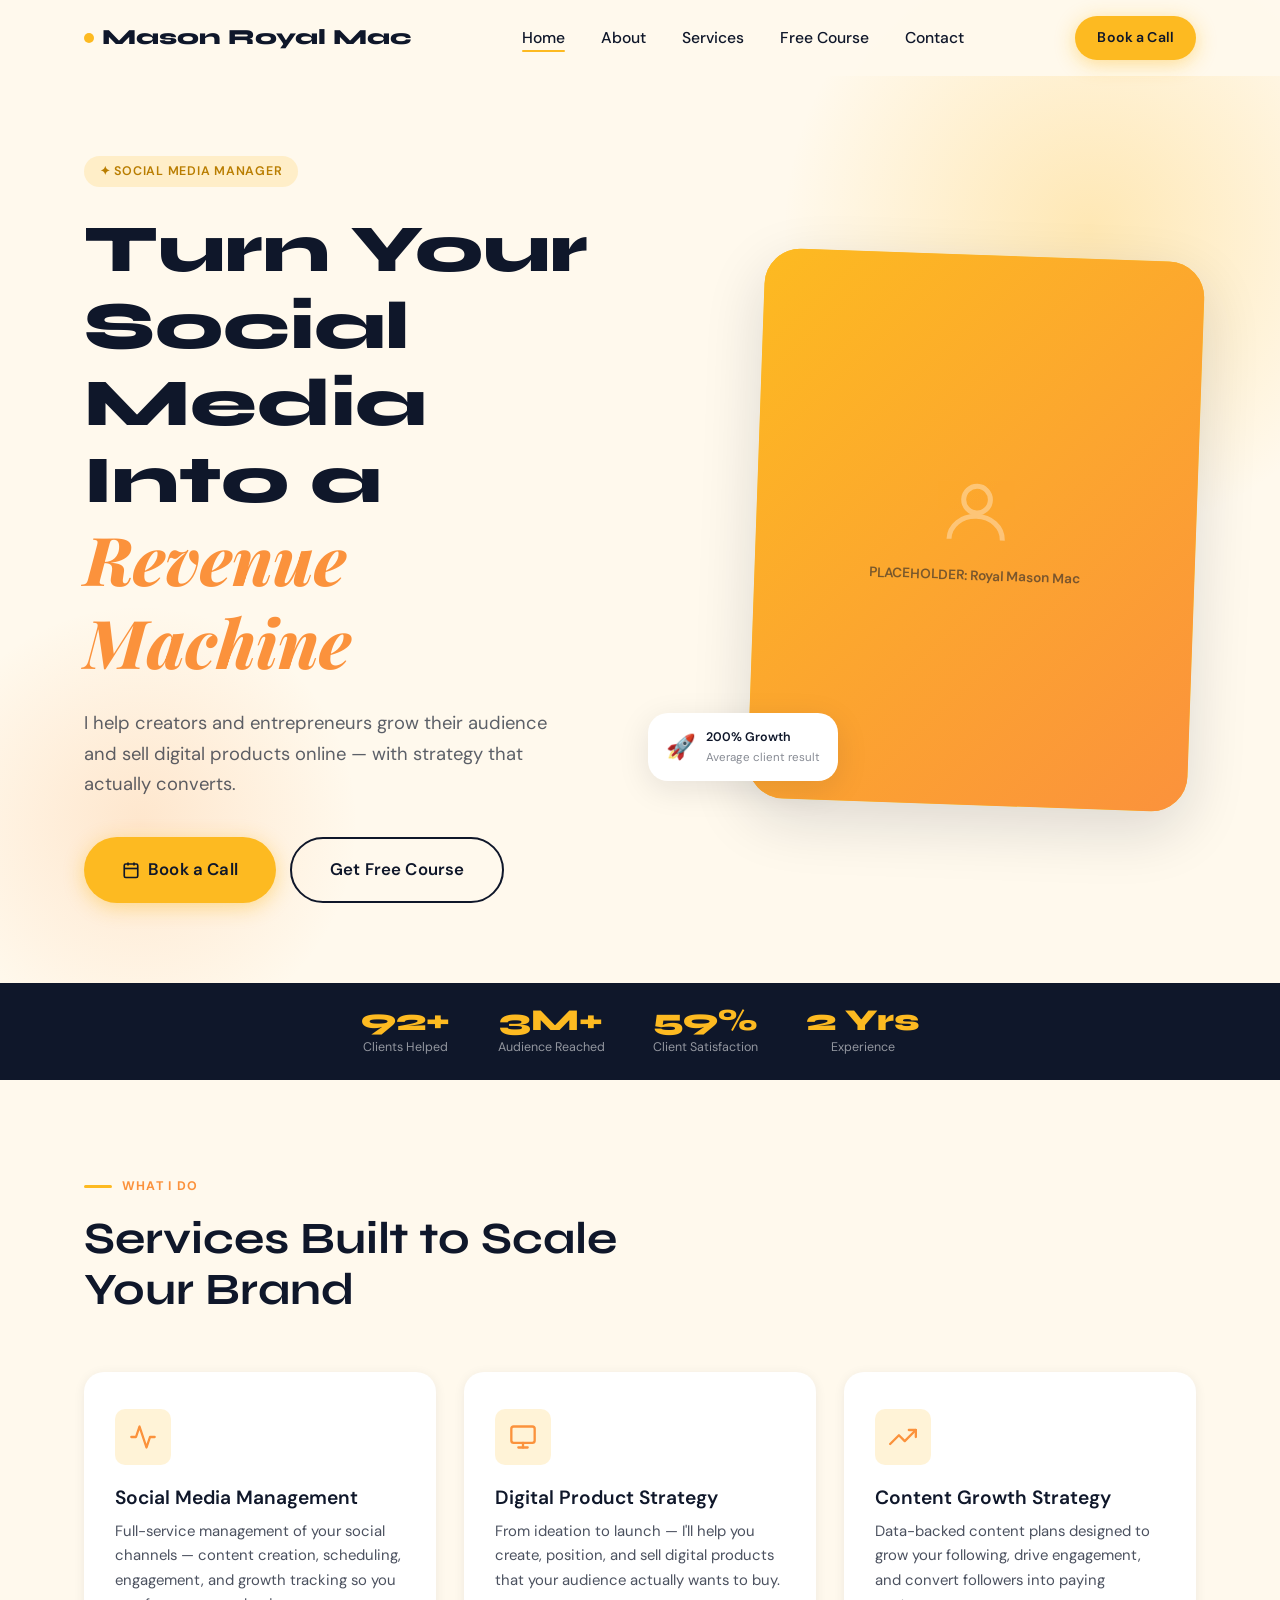
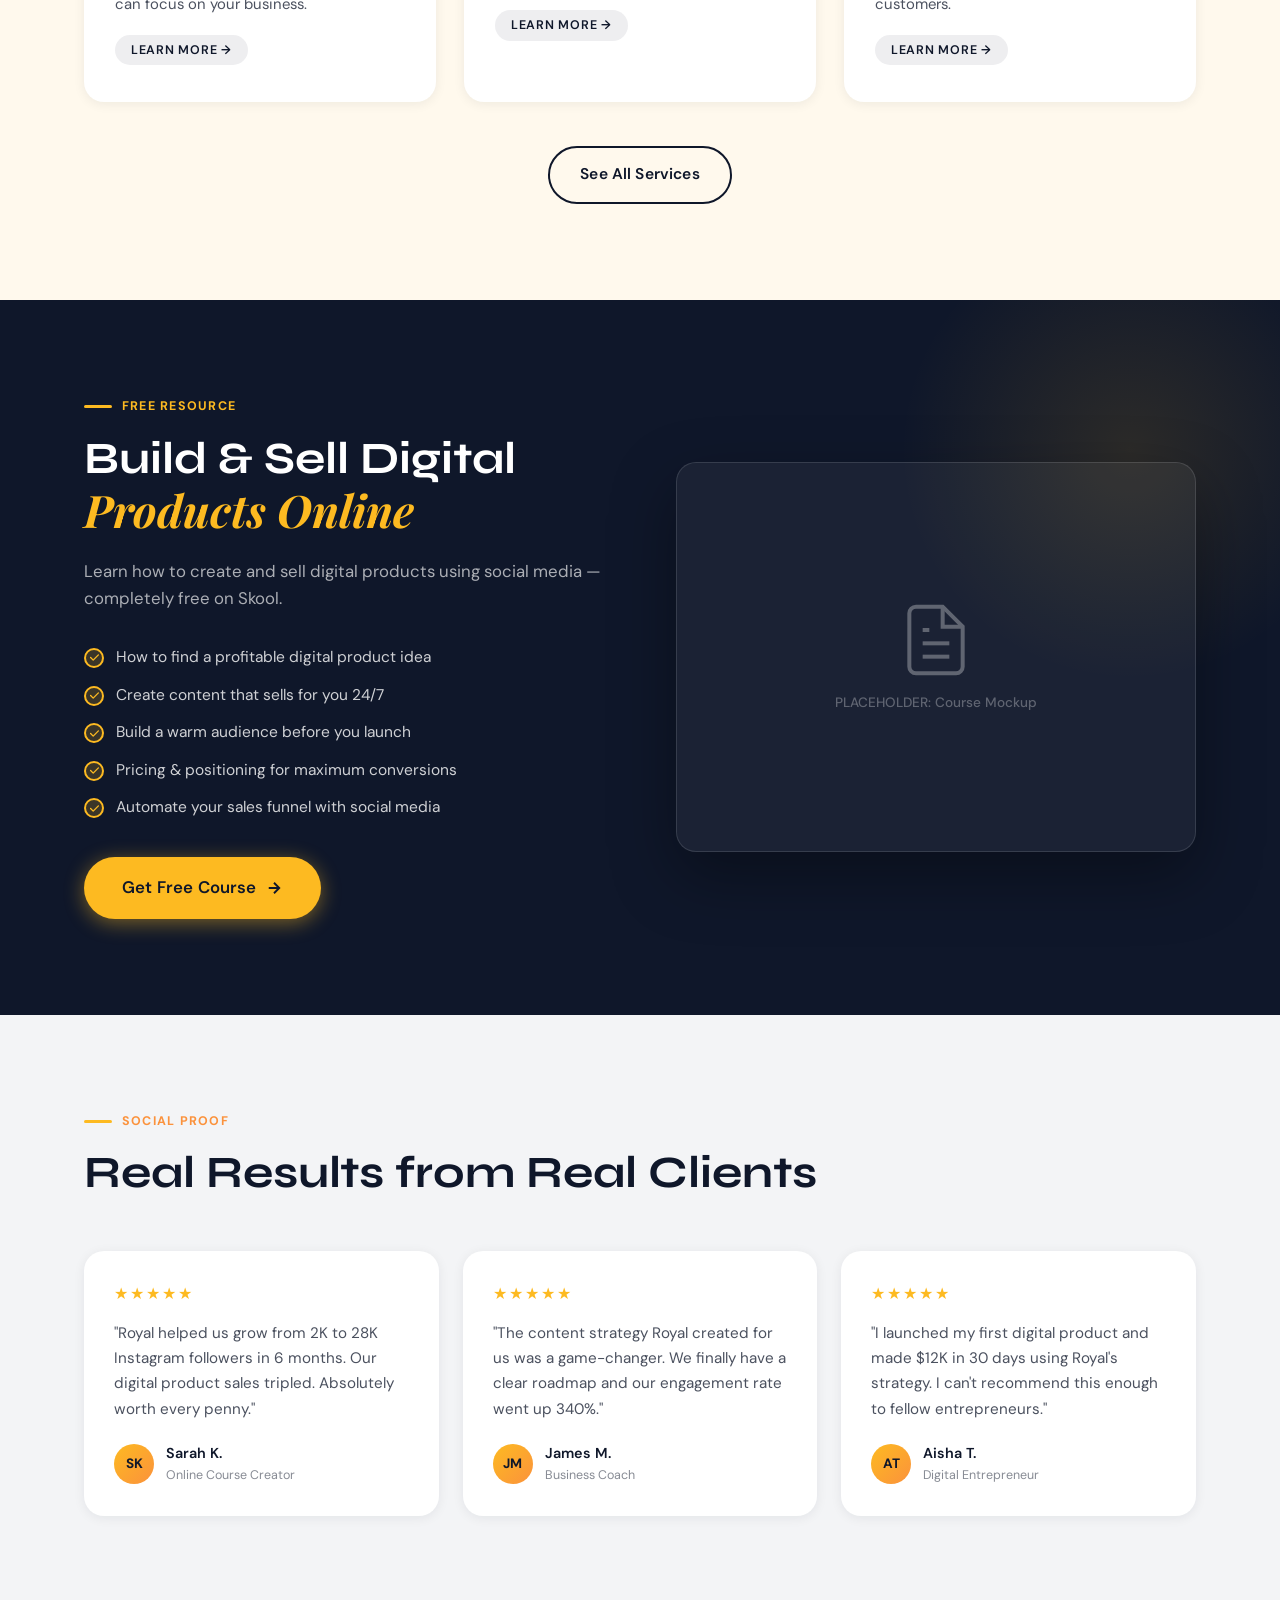
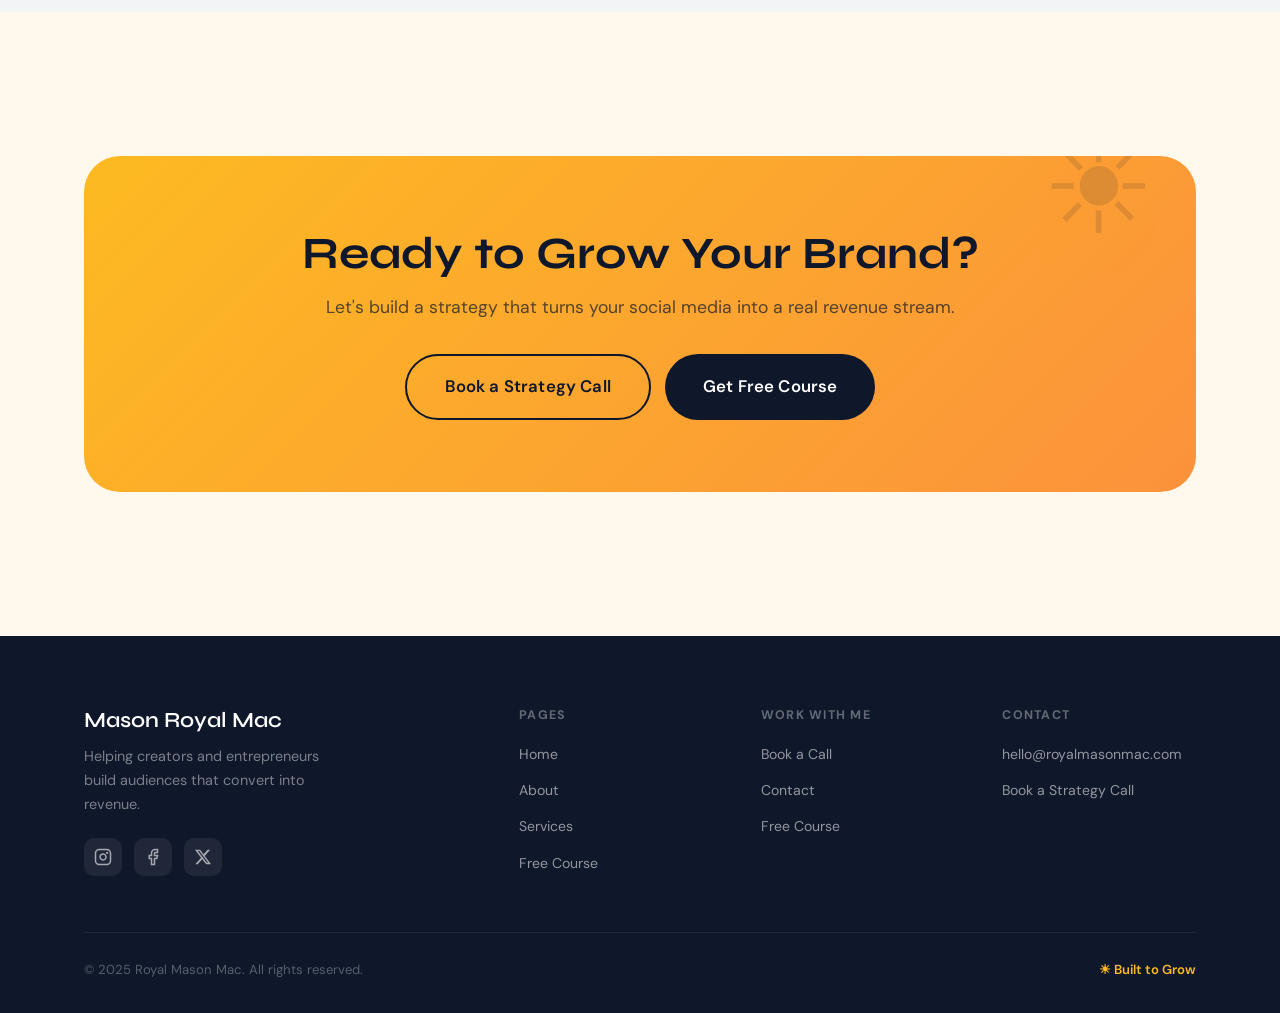
<file: index.html>
<!DOCTYPE html>
<html lang="en">
<head>
  <meta charset="UTF-8" />
  <meta name="viewport" content="width=device-width, initial-scale=1.0" />
  <title>Mason Royal Mac — Social Media Manager</title>
  <meta name="description" content="Royal Mason Mac helps creators and entrepreneurs grow their audience and sell digital products online." />
  <link rel="stylesheet" href="css/style.css" />
  <link rel="preconnect" href="https://fonts.googleapis.com" />
  <link rel="preconnect" href="https://fonts.gstatic.com" crossorigin />
</head>
<body>

<!-- ═══ NAVBAR ═══ -->
<nav class="navbar" aria-label="Main navigation">
  <div class="container navbar__inner">
    <a href="index.html" class="navbar__logo">
      <span class="navbar__logo-dot"></span>
      Mason Royal Mac
    </a>
    <ul class="navbar__links" role="list">
      <li><a href="index.html">Home</a></li>
      <li><a href="about.html">About</a></li>
      <li><a href="services.html">Services</a></li>
      <li><a href="course.html">Free Course</a></li>
      <li><a href="contact.html">Contact</a></li>
    </ul>
    <div class="navbar__cta">
      <a href="book.html" class="btn btn-primary btn-sm btn-cta-nav">Book a Call</a>
      <button class="hamburger" aria-label="Open menu" aria-expanded="false">
        <span></span><span></span><span></span>
      </button>
    </div>
  </div>
</nav>

<!-- ═══ MOBILE MENU ═══ -->
<div class="mobile-nav" role="dialog" aria-modal="true" aria-label="Mobile navigation">
  <a href="index.html">Home</a>
  <a href="about.html">About</a>
  <a href="services.html">Services</a>
  <a href="course.html">Free Course</a>
  <a href="contact.html">Contact</a>
  <a href="book.html" class="btn btn-primary mobile-cta">Book a Call</a>
</div>

<!-- ═══ HERO ═══ -->
<section class="hero" aria-label="Hero">
  <div class="hero__bg" aria-hidden="true">
    <div class="hero__blob-1"></div>
    <div class="hero__blob-2"></div>
  </div>
  <div class="container">
    <div class="hero__grid">
      <div class="hero__copy">
        <div class="hero__tag">
          <span class="tag tag--yellow">✦ Social Media Manager</span>
        </div>
        <h1 class="hero__title">
          Turn Your Social Media Into a
          <em>Revenue Machine</em>
        </h1>
        <p class="hero__sub">
          I help creators and entrepreneurs grow their audience and sell digital products online — with strategy that actually converts.
        </p>
        <div class="hero__btns">
          <a href="book.html" class="btn btn-primary btn-lg">
            <svg width="18" height="18" viewBox="0 0 24 24" fill="none" stroke="currentColor" stroke-width="2.2" aria-hidden="true"><rect x="3" y="4" width="18" height="18" rx="2"/><line x1="16" y1="2" x2="16" y2="6"/><line x1="8" y1="2" x2="8" y2="6"/><line x1="3" y1="10" x2="21" y2="10"/></svg>
            Book a Call
          </a>
          <a href="course.html" class="btn btn-secondary btn-lg">Get Free Course</a>
        </div>
      </div>
      <div class="hero__image-wrap">
        <div class="hero__image-card" aria-label="Photo of Royal Mason Mac">
          <div class="hero__placeholder">
            <svg width="80" height="80" viewBox="0 0 24 24" fill="none" stroke="white" stroke-width="1.5" aria-hidden="true"><circle cx="12" cy="8" r="4"/><path d="M4 20c0-4 3.6-7 8-7s8 3 8 7"/></svg>
            <p>PLACEHOLDER: Royal Mason Mac</p>
          </div>
        </div>
        <div class="hero__badge" aria-hidden="true">
          <div class="hero__badge-icon">🚀</div>
          <div>
            <p>200% Growth</p>
            <span>Average client result</span>
          </div>
        </div>
      </div>
    </div>
  </div>
</section>

<!-- ═══ SOCIAL PROOF BAR ═══ -->
<div class="social-proof" aria-label="Key statistics">
  <div class="container social-proof__inner">
    <div class="social-proof__item">
      <div class="social-proof__num" data-count="150" data-suffix="+">0+</div>
      <div class="social-proof__label">Clients Helped</div>
    </div>
    <div class="social-proof__item">
      <div class="social-proof__num" data-count="5" data-suffix="M+">0M+</div>
      <div class="social-proof__label">Audience Reached</div>
    </div>
    <div class="social-proof__item">
      <div class="social-proof__num" data-count="98" data-suffix="%">0%</div>
      <div class="social-proof__label">Client Satisfaction</div>
    </div>
    <div class="social-proof__item">
      <div class="social-proof__num" data-count="4" data-suffix=" Yrs">0 Yrs</div>
      <div class="social-proof__label">Experience</div>
    </div>
  </div>
</div>

<!-- ═══ SERVICES ═══ -->
<section class="section" aria-labelledby="services-heading">
  <div class="container">
    <div class="section-label" aria-hidden="true"><span>What I Do</span></div>
    <h2 id="services-heading" class="fade-up">Services Built to Scale<br>Your Brand</h2>
    <div class="services-grid" role="list">

      <article class="service-card fade-up" role="listitem">
        <div class="service-card__icon" aria-hidden="true">
          <svg viewBox="0 0 24 24" fill="none" stroke="currentColor" stroke-width="2" stroke-linecap="round" stroke-linejoin="round"><path d="M22 12h-4l-3 9L9 3l-3 9H2"/></svg>
        </div>
        <h3>Social Media Management</h3>
        <p>Full-service management of your social channels — content creation, scheduling, engagement, and growth tracking so you can focus on your business.</p>
        <a href="services.html" class="tag tag--navy" style="margin-top:18px;">Learn more →</a>
      </article>

      <article class="service-card fade-up" role="listitem">
        <div class="service-card__icon" aria-hidden="true">
          <svg viewBox="0 0 24 24" fill="none" stroke="currentColor" stroke-width="2" stroke-linecap="round" stroke-linejoin="round"><rect x="2" y="3" width="20" height="14" rx="2"/><line x1="8" y1="21" x2="16" y2="21"/><line x1="12" y1="17" x2="12" y2="21"/></svg>
        </div>
        <h3>Digital Product Strategy</h3>
        <p>From ideation to launch — I'll help you create, position, and sell digital products that your audience actually wants to buy.</p>
        <a href="services.html" class="tag tag--navy" style="margin-top:18px;">Learn more →</a>
      </article>

      <article class="service-card fade-up" role="listitem">
        <div class="service-card__icon" aria-hidden="true">
          <svg viewBox="0 0 24 24" fill="none" stroke="currentColor" stroke-width="2" stroke-linecap="round" stroke-linejoin="round"><polyline points="23 6 13.5 15.5 8.5 10.5 1 18"/><polyline points="17 6 23 6 23 12"/></svg>
        </div>
        <h3>Content Growth Strategy</h3>
        <p>Data-backed content plans designed to grow your following, drive engagement, and convert followers into paying customers.</p>
        <a href="services.html" class="tag tag--navy" style="margin-top:18px;">Learn more →</a>
      </article>

    </div>
    <div style="text-align:center;margin-top:44px;">
      <a href="services.html" class="btn btn-secondary">See All Services</a>
    </div>
  </div>
</section>

<!-- ═══ FREE COURSE ═══ -->
<section class="section course-section" aria-labelledby="course-heading">
  <div class="course-section__bg-dot" aria-hidden="true"></div>
  <div class="container">
    <div class="course-grid">
      <div>
        <div class="section-label" aria-hidden="true"><span>Free Resource</span></div>
        <h2 class="course-title fade-up" id="course-heading">
          Build &amp; Sell Digital<br>
          <em>Products Online</em>
        </h2>
        <p class="course-desc fade-up">
          Learn how to create and sell digital products using social media — completely free on Skool.
        </p>
        <ul class="course-bullets fade-up" aria-label="Course highlights">
          <li>How to find a profitable digital product idea</li>
          <li>Create content that sells for you 24/7</li>
          <li>Build a warm audience before you launch</li>
          <li>Pricing &amp; positioning for maximum conversions</li>
          <li>Automate your sales funnel with social media</li>
        </ul>
        <a href="course.html" class="btn btn-primary btn-lg fade-up">
          Get Free Course
          <svg width="18" height="18" viewBox="0 0 24 24" fill="none" stroke="currentColor" stroke-width="2.5" aria-hidden="true"><path d="M5 12h14M12 5l7 7-7 7"/></svg>
        </a>
      </div>
      <div class="course-mockup fade-up" role="img" aria-label="Course mockup placeholder">
        <svg width="80" height="80" viewBox="0 0 24 24" fill="none" stroke="white" stroke-width="1.2" aria-hidden="true"><path d="M14 2H6a2 2 0 00-2 2v16a2 2 0 002 2h12a2 2 0 002-2V8z"/><polyline points="14 2 14 8 20 8"/><line x1="16" y1="13" x2="8" y2="13"/><line x1="16" y1="17" x2="8" y2="17"/><polyline points="10 9 9 9 8 9"/></svg>
        <p>PLACEHOLDER: Course Mockup</p>
      </div>
    </div>
  </div>
</section>

<!-- ═══ TESTIMONIALS ═══ -->
<section class="section testimonial-section" aria-labelledby="testimonials-heading">
  <div class="container">
    <div class="section-label" aria-hidden="true"><span>Social Proof</span></div>
    <h2 id="testimonials-heading" class="fade-up">Real Results from Real Clients</h2>
    <div class="testimonials-grid" role="list">

      <article class="testimonial-card fade-up" role="listitem">
        <div class="stars" aria-label="5 stars">★★★★★</div>
        <p>"Royal helped us grow from 2K to 28K Instagram followers in 6 months. Our digital product sales tripled. Absolutely worth every penny."</p>
        <div class="testimonial-author">
          <div class="testimonial-avatar" aria-hidden="true">SK</div>
          <div>
            <div class="testimonial-name">Sarah K.</div>
            <div class="testimonial-role">Online Course Creator</div>
          </div>
        </div>
      </article>

      <article class="testimonial-card fade-up" role="listitem">
        <div class="stars" aria-label="5 stars">★★★★★</div>
        <p>"The content strategy Royal created for us was a game-changer. We finally have a clear roadmap and our engagement rate went up 340%."</p>
        <div class="testimonial-author">
          <div class="testimonial-avatar" aria-hidden="true">JM</div>
          <div>
            <div class="testimonial-name">James M.</div>
            <div class="testimonial-role">Business Coach</div>
          </div>
        </div>
      </article>

      <article class="testimonial-card fade-up" role="listitem">
        <div class="stars" aria-label="5 stars">★★★★★</div>
        <p>"I launched my first digital product and made $12K in 30 days using Royal's strategy. I can't recommend this enough to fellow entrepreneurs."</p>
        <div class="testimonial-author">
          <div class="testimonial-avatar" aria-hidden="true">AT</div>
          <div>
            <div class="testimonial-name">Aisha T.</div>
            <div class="testimonial-role">Digital Entrepreneur</div>
          </div>
        </div>
      </article>

    </div>
  </div>
</section>

<!-- ═══ CTA BANNER ═══ -->
<section class="section--sm" aria-labelledby="cta-heading">
  <div class="container">
    <div class="cta-banner">
      <h2 id="cta-heading">Ready to Grow Your Brand?</h2>
      <p>Let's build a strategy that turns your social media into a real revenue stream.</p>
      <div class="cta-banner__btns">
        <a href="book.html" class="btn btn-secondary btn-lg">Book a Strategy Call</a>
        <a href="course.html" class="btn btn-lg" style="background:var(--navy);color:white;">Get Free Course</a>
      </div>
    </div>
  </div>
</section>

<!-- ═══ FOOTER ═══ -->
<footer class="footer" role="contentinfo">
  <div class="container">
    <div class="footer__grid">
      <div class="footer__brand">
        <h3>Mason Royal Mac</h3>
        <p>Helping creators and entrepreneurs build audiences that convert into revenue.</p>
        <div class="footer__socials" aria-label="Social media links">
          <a href="#" class="footer__social-link" aria-label="Instagram">
            <svg width="18" height="18" viewBox="0 0 24 24" fill="none" stroke="currentColor" stroke-width="2" aria-hidden="true"><rect x="2" y="2" width="20" height="20" rx="5"/><path d="M16 11.37A4 4 0 1112.63 8 4 4 0 0116 11.37z"/><circle cx="17.5" cy="6.5" r="1.5" fill="currentColor" stroke="none"/></svg>
          </a>
          <a href="#" class="footer__social-link" aria-label="Facebook">
            <svg width="18" height="18" viewBox="0 0 24 24" fill="none" stroke="currentColor" stroke-width="2" aria-hidden="true"><path d="M18 2h-3a5 5 0 00-5 5v3H7v4h3v8h4v-8h3l1-4h-4V7a1 1 0 011-1h3z"/></svg>
          </a>
          <a href="#" class="footer__social-link" aria-label="Twitter/X">
            <svg width="18" height="18" viewBox="0 0 24 24" fill="currentColor" aria-hidden="true"><path d="M18.244 2.25h3.308l-7.227 8.26 8.502 11.24H16.17l-5.214-6.817L4.99 21.75H1.68l7.73-8.835L1.254 2.25H8.08l4.713 6.231zm-1.161 17.52h1.833L7.084 4.126H5.117z"/></svg>
          </a>
        </div>
      </div>
      <div class="footer__col">
        <h4>Pages</h4>
        <ul>
          <li><a href="index.html">Home</a></li>
          <li><a href="about.html">About</a></li>
          <li><a href="services.html">Services</a></li>
          <li><a href="course.html">Free Course</a></li>
        </ul>
      </div>
      <div class="footer__col">
        <h4>Work With Me</h4>
        <ul>
          <li><a href="book.html">Book a Call</a></li>
          <li><a href="contact.html">Contact</a></li>
          <li><a href="course.html">Free Course</a></li>
        </ul>
      </div>
      <div class="footer__col">
        <h4>Contact</h4>
        <ul>
          <li><a href="mailto:hello@royalmasonmac.com">hello@royalmasonmac.com</a></li>
          <li><a href="book.html">Book a Strategy Call</a></li>
        </ul>
      </div>
    </div>
    <div class="footer__bottom">
      <p class="footer__copy">© 2025 Royal Mason Mac. All rights reserved.</p>
      <p class="footer__tagline">☀ Built to Grow</p>
    </div>
  </div>
</footer>

<script src="js/main.js"></script>
</body>
</html>
</file>
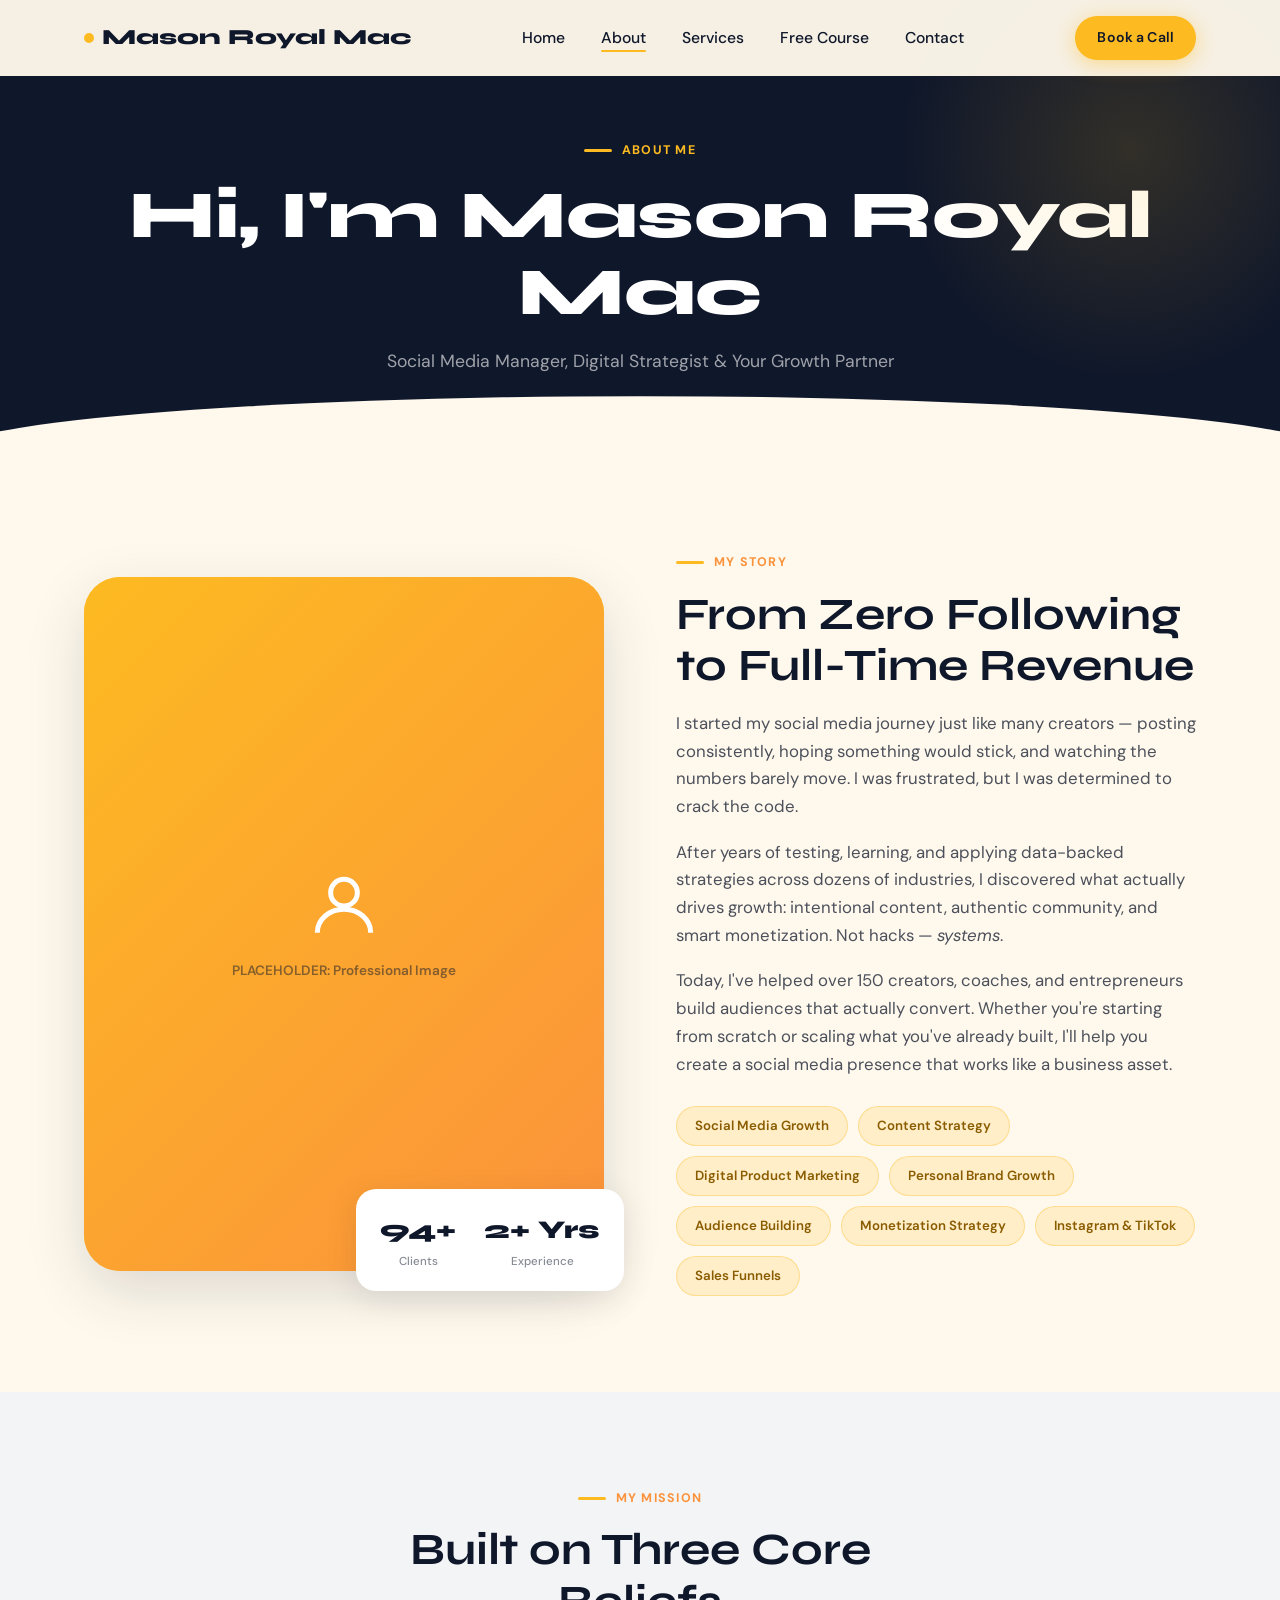
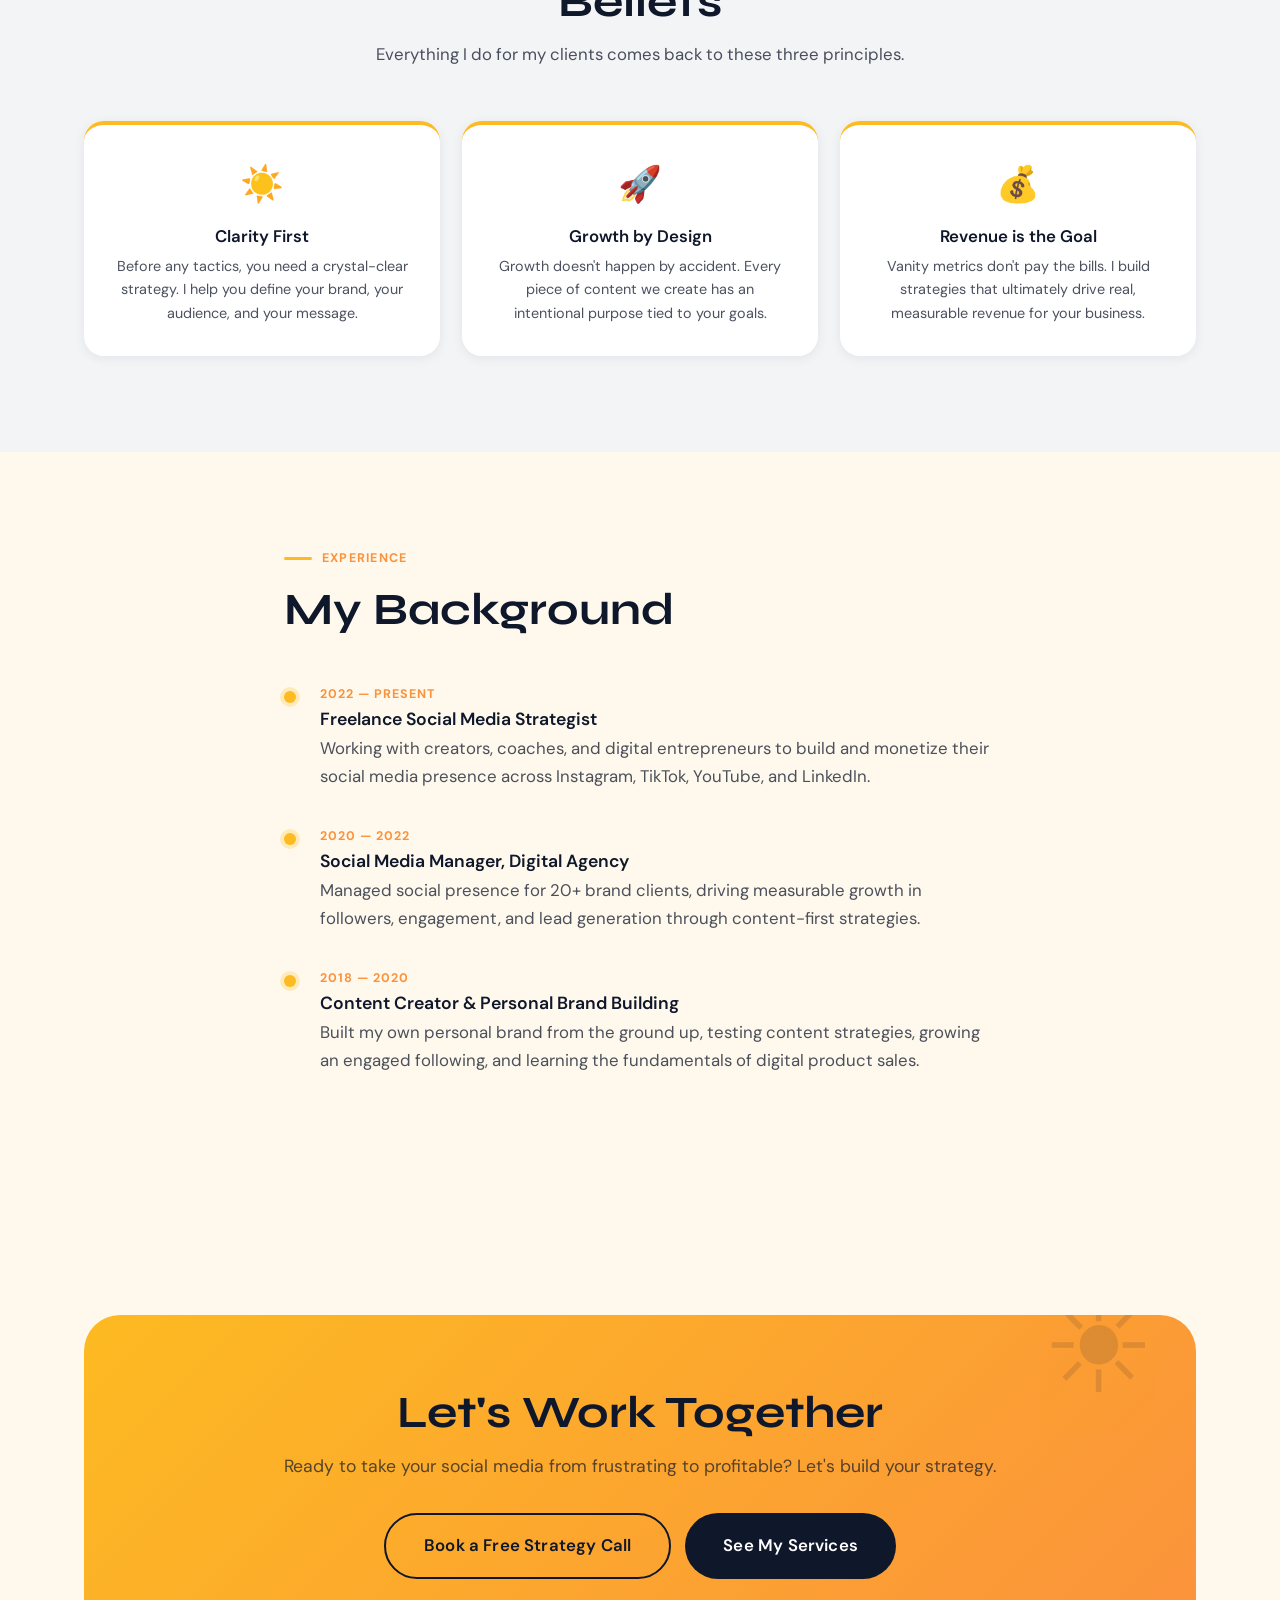
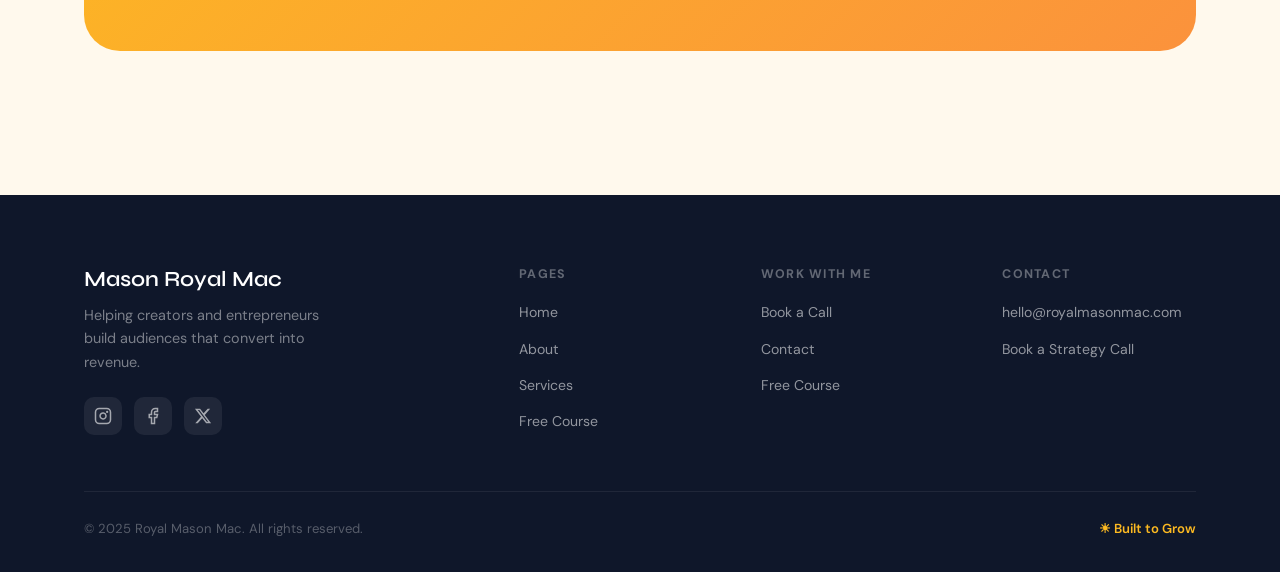
<file: about.html>
<!DOCTYPE html>
<html lang="en">
<head>
  <meta charset="UTF-8" />
  <meta name="viewport" content="width=device-width, initial-scale=1.0" />
  <title>About — Mason Royal Mac</title>
  <meta name="description" content="Learn about Royal Mason Mac — social media strategist helping entrepreneurs grow online." />
  <link rel="stylesheet" href="css/style.css" />
  <link rel="preconnect" href="https://fonts.googleapis.com" />
  <link rel="preconnect" href="https://fonts.gstatic.com" crossorigin />
</head>
<body>

<!-- NAVBAR -->
<nav class="navbar" aria-label="Main navigation">
  <div class="container navbar__inner">
    <a href="index.html" class="navbar__logo">
      <span class="navbar__logo-dot"></span>Mason Royal Mac
    </a>
    <ul class="navbar__links" role="list">
      <li><a href="index.html">Home</a></li>
      <li><a href="about.html">About</a></li>
      <li><a href="services.html">Services</a></li>
      <li><a href="course.html">Free Course</a></li>
      <li><a href="contact.html">Contact</a></li>
    </ul>
    <div class="navbar__cta">
      <a href="book.html" class="btn btn-primary btn-sm btn-cta-nav">Book a Call</a>
      <button class="hamburger" aria-label="Open menu"><span></span><span></span><span></span></button>
    </div>
  </div>
</nav>

<!-- MOBILE MENU -->
<div class="mobile-nav" role="dialog" aria-modal="true" aria-label="Mobile navigation">
  <a href="index.html">Home</a><a href="about.html">About</a><a href="services.html">Services</a>
  <a href="course.html">Free Course</a><a href="contact.html">Contact</a>
  <a href="book.html" class="btn btn-primary mobile-cta">Book a Call</a>
</div>

<!-- PAGE HERO -->
<section class="page-hero" aria-labelledby="about-hero-heading">
  <div class="page-hero__blob" aria-hidden="true"></div>
  <div class="container">
    <div class="section-label" aria-hidden="true"><span>About Me</span></div>
    <h1 id="about-hero-heading">Hi, I'm Mason Royal Mac</h1>
    <p>Social Media Manager, Digital Strategist &amp; Your Growth Partner</p>
  </div>
</section>

<!-- ABOUT STORY -->
<section class="section" aria-labelledby="story-heading">
  <div class="container">
    <div class="about-grid">
      <div class="about-image-wrap fade-up">
        <div class="about-image-card" role="img" aria-label="Photo of Royal Mason Mac">
          <div class="about-image-placeholder">
            <svg width="80" height="80" viewBox="0 0 24 24" fill="none" stroke="white" stroke-width="1.5" aria-hidden="true"><circle cx="12" cy="8" r="4"/><path d="M4 20c0-4 3.6-7 8-7s8 3 8 7"/></svg>
            <p>PLACEHOLDER: Professional Image</p>
          </div>
        </div>
        <div class="about-stats" aria-label="Career highlights">
          <div class="about-stats__item">
            <div class="about-stats__num" data-count="150" data-suffix="+">0+</div>
            <div class="about-stats__label">Clients</div>
          </div>
          <div class="about-stats__item">
            <div class="about-stats__num" data-count="4" data-suffix="+ Yrs">0</div>
            <div class="about-stats__label">Experience</div>
          </div>
        </div>
      </div>

      <div class="about-content">
        <div class="section-label" aria-hidden="true"><span>My Story</span></div>
        <h2 id="story-heading" class="fade-up">From Zero Following to Full-Time Revenue</h2>
        <p class="fade-up">
          I started my social media journey just like many creators — posting consistently, hoping something would stick, and watching the numbers barely move. I was frustrated, but I was determined to crack the code.
        </p>
        <p class="fade-up">
          After years of testing, learning, and applying data-backed strategies across dozens of industries, I discovered what actually drives growth: intentional content, authentic community, and smart monetization. Not hacks — <em>systems</em>.
        </p>
        <p class="fade-up">
          Today, I've helped over 150 creators, coaches, and entrepreneurs build audiences that actually convert. Whether you're starting from scratch or scaling what you've already built, I'll help you create a social media presence that works like a business asset.
        </p>
        <div class="skills-list fade-up" aria-label="Skills">
          <span class="skill-tag">Social Media Growth</span>
          <span class="skill-tag">Content Strategy</span>
          <span class="skill-tag">Digital Product Marketing</span>
          <span class="skill-tag">Personal Brand Growth</span>
          <span class="skill-tag">Audience Building</span>
          <span class="skill-tag">Monetization Strategy</span>
          <span class="skill-tag">Instagram &amp; TikTok</span>
          <span class="skill-tag">Sales Funnels</span>
        </div>
      </div>
    </div>
  </div>
</section>

<!-- MISSION -->
<section class="section" style="background:var(--gray);" aria-labelledby="mission-heading">
  <div class="container">
    <div style="text-align:center;max-width:560px;margin:0 auto 0;">
      <div class="section-label" style="justify-content:center;" aria-hidden="true"><span>My Mission</span></div>
      <h2 id="mission-heading" class="fade-up">Built on Three Core Beliefs</h2>
      <p class="fade-up" style="margin-top:14px;">Everything I do for my clients comes back to these three principles.</p>
    </div>
    <div class="mission-cards">
      <div class="mission-card fade-up">
        <div class="mission-card__icon" aria-hidden="true">☀️</div>
        <h3>Clarity First</h3>
        <p>Before any tactics, you need a crystal-clear strategy. I help you define your brand, your audience, and your message.</p>
      </div>
      <div class="mission-card fade-up">
        <div class="mission-card__icon" aria-hidden="true">🚀</div>
        <h3>Growth by Design</h3>
        <p>Growth doesn't happen by accident. Every piece of content we create has an intentional purpose tied to your goals.</p>
      </div>
      <div class="mission-card fade-up">
        <div class="mission-card__icon" aria-hidden="true">💰</div>
        <h3>Revenue is the Goal</h3>
        <p>Vanity metrics don't pay the bills. I build strategies that ultimately drive real, measurable revenue for your business.</p>
      </div>
    </div>
  </div>
</section>

<!-- EXPERIENCE -->
<section class="section" aria-labelledby="experience-heading">
  <div class="container" style="max-width:760px;">
    <div class="section-label" aria-hidden="true"><span>Experience</span></div>
    <h2 id="experience-heading" class="fade-up">My Background</h2>
    <div style="margin-top:48px;display:flex;flex-direction:column;gap:36px;">

      <article class="fade-up" style="display:flex;gap:24px;align-items:flex-start;">
        <div style="width:12px;height:12px;border-radius:50%;background:var(--yellow);flex-shrink:0;margin-top:7px;box-shadow:0 0 0 4px rgba(253,186,33,0.25);"></div>
        <div>
          <div style="font-size:0.78rem;font-weight:700;letter-spacing:0.08em;text-transform:uppercase;color:var(--orange);margin-bottom:4px;">2022 — Present</div>
          <h3 style="font-size:1.1rem;margin-bottom:6px;">Freelance Social Media Strategist</h3>
          <p>Working with creators, coaches, and digital entrepreneurs to build and monetize their social media presence across Instagram, TikTok, YouTube, and LinkedIn.</p>
        </div>
      </article>

      <article class="fade-up" style="display:flex;gap:24px;align-items:flex-start;">
        <div style="width:12px;height:12px;border-radius:50%;background:var(--yellow);flex-shrink:0;margin-top:7px;box-shadow:0 0 0 4px rgba(253,186,33,0.25);"></div>
        <div>
          <div style="font-size:0.78rem;font-weight:700;letter-spacing:0.08em;text-transform:uppercase;color:var(--orange);margin-bottom:4px;">2020 — 2022</div>
          <h3 style="font-size:1.1rem;margin-bottom:6px;">Social Media Manager, Digital Agency</h3>
          <p>Managed social presence for 20+ brand clients, driving measurable growth in followers, engagement, and lead generation through content-first strategies.</p>
        </div>
      </article>

      <article class="fade-up" style="display:flex;gap:24px;align-items:flex-start;">
        <div style="width:12px;height:12px;border-radius:50%;background:var(--yellow);flex-shrink:0;margin-top:7px;box-shadow:0 0 0 4px rgba(253,186,33,0.25);"></div>
        <div>
          <div style="font-size:0.78rem;font-weight:700;letter-spacing:0.08em;text-transform:uppercase;color:var(--orange);margin-bottom:4px;">2018 — 2020</div>
          <h3 style="font-size:1.1rem;margin-bottom:6px;">Content Creator &amp; Personal Brand Building</h3>
          <p>Built my own personal brand from the ground up, testing content strategies, growing an engaged following, and learning the fundamentals of digital product sales.</p>
        </div>
      </article>

    </div>
  </div>
</section>

<!-- CTA BANNER -->
<section class="section--sm" aria-labelledby="about-cta-heading">
  <div class="container">
    <div class="cta-banner">
      <h2 id="about-cta-heading">Let's Work Together</h2>
      <p>Ready to take your social media from frustrating to profitable? Let's build your strategy.</p>
      <div class="cta-banner__btns">
        <a href="book.html" class="btn btn-secondary btn-lg">Book a Free Strategy Call</a>
        <a href="services.html" class="btn btn-lg" style="background:var(--navy);color:white;">See My Services</a>
      </div>
    </div>
  </div>
</section>

<!-- FOOTER -->
<footer class="footer" role="contentinfo">
  <div class="container">
    <div class="footer__grid">
      <div class="footer__brand">
        <h3>Mason Royal Mac</h3>
        <p>Helping creators and entrepreneurs build audiences that convert into revenue.</p>
        <div class="footer__socials" aria-label="Social media links">
          <a href="#" class="footer__social-link" aria-label="Instagram"><svg width="18" height="18" viewBox="0 0 24 24" fill="none" stroke="currentColor" stroke-width="2" aria-hidden="true"><rect x="2" y="2" width="20" height="20" rx="5"/><path d="M16 11.37A4 4 0 1112.63 8 4 4 0 0116 11.37z"/><circle cx="17.5" cy="6.5" r="1.5" fill="currentColor" stroke="none"/></svg></a>
          <a href="#" class="footer__social-link" aria-label="Facebook"><svg width="18" height="18" viewBox="0 0 24 24" fill="none" stroke="currentColor" stroke-width="2" aria-hidden="true"><path d="M18 2h-3a5 5 0 00-5 5v3H7v4h3v8h4v-8h3l1-4h-4V7a1 1 0 011-1h3z"/></svg></a>
          <a href="#" class="footer__social-link" aria-label="Twitter/X"><svg width="18" height="18" viewBox="0 0 24 24" fill="currentColor" aria-hidden="true"><path d="M18.244 2.25h3.308l-7.227 8.26 8.502 11.24H16.17l-5.214-6.817L4.99 21.75H1.68l7.73-8.835L1.254 2.25H8.08l4.713 6.231zm-1.161 17.52h1.833L7.084 4.126H5.117z"/></svg></a>
        </div>
      </div>
      <div class="footer__col"><h4>Pages</h4><ul><li><a href="index.html">Home</a></li><li><a href="about.html">About</a></li><li><a href="services.html">Services</a></li><li><a href="course.html">Free Course</a></li></ul></div>
      <div class="footer__col"><h4>Work With Me</h4><ul><li><a href="book.html">Book a Call</a></li><li><a href="contact.html">Contact</a></li><li><a href="course.html">Free Course</a></li></ul></div>
      <div class="footer__col"><h4>Contact</h4><ul><li><a href="mailto:hello@royalmasonmac.com">hello@royalmasonmac.com</a></li><li><a href="book.html">Book a Strategy Call</a></li></ul></div>
    </div>
    <div class="footer__bottom">
      <p class="footer__copy">© 2025 Royal Mason Mac. All rights reserved.</p>
      <p class="footer__tagline">☀ Built to Grow</p>
    </div>
  </div>
</footer>

<script src="js/main.js"></script>
</body>
</html>
</file>
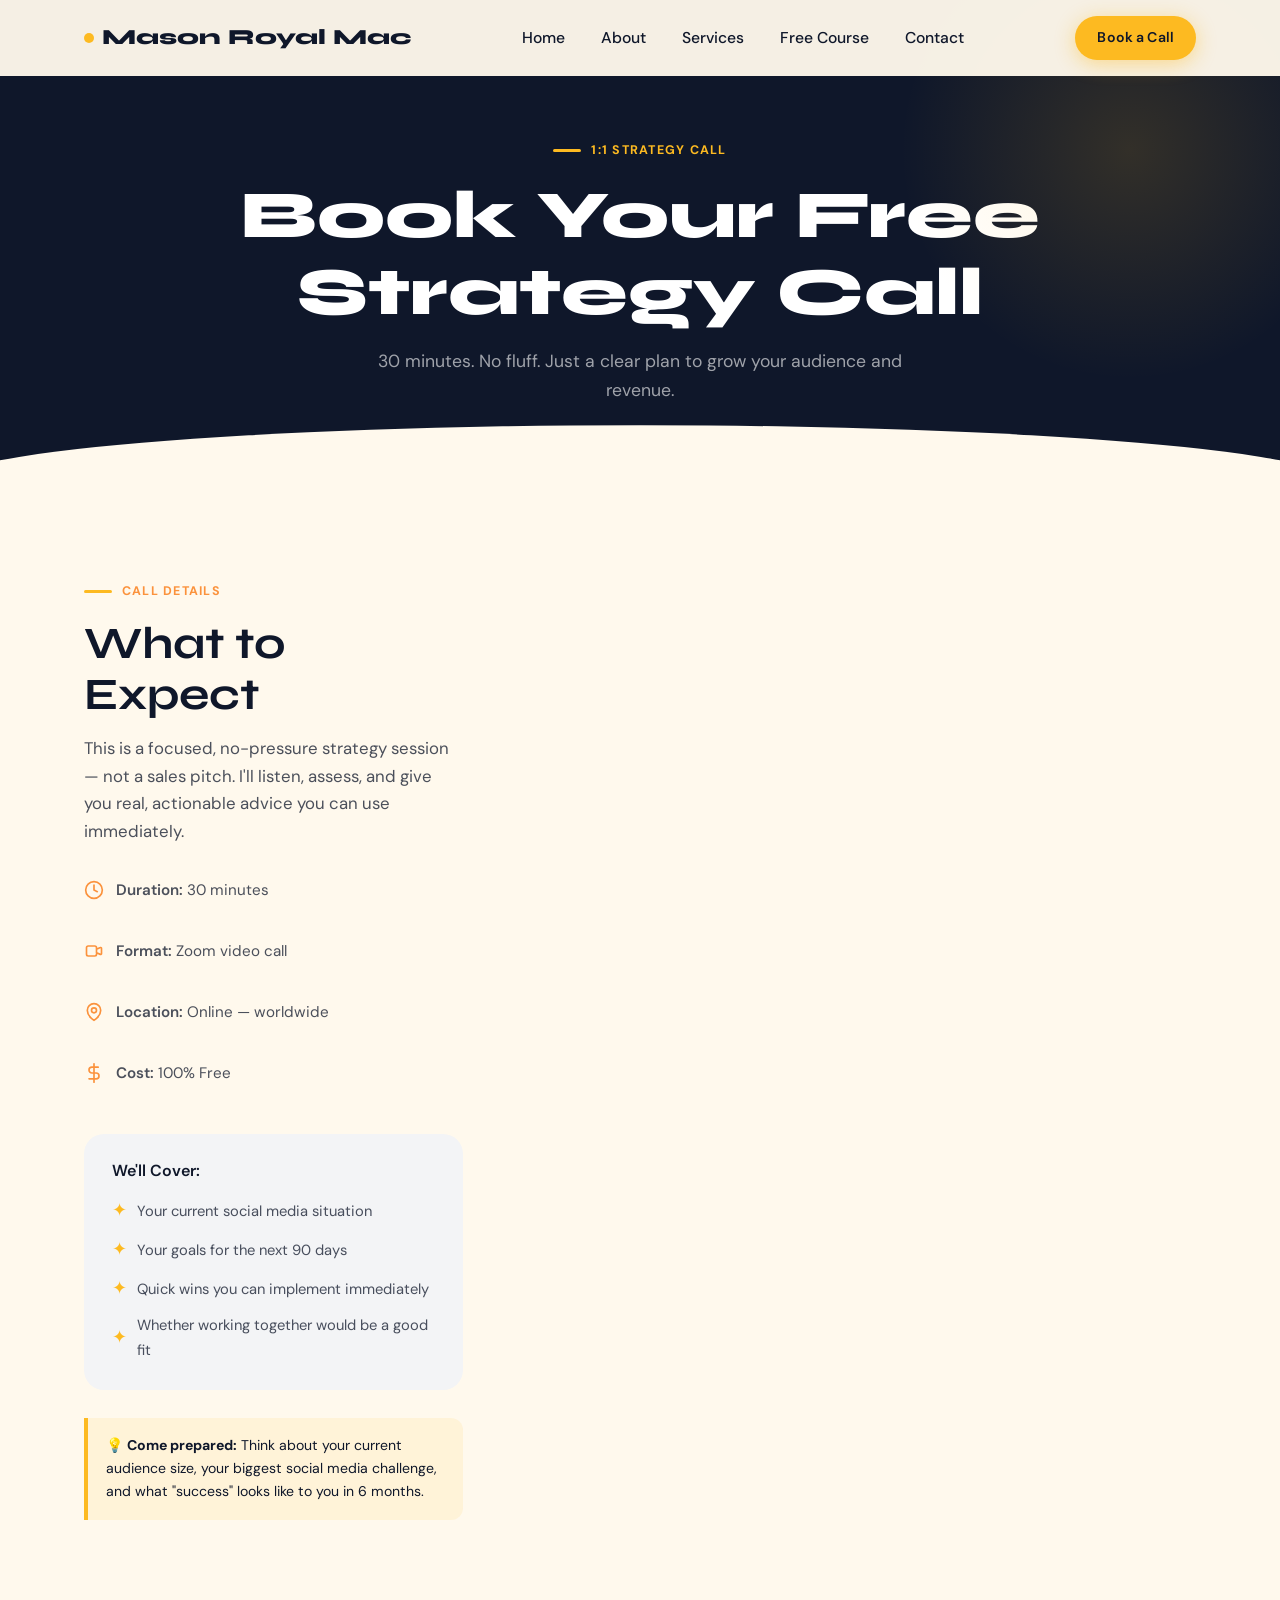
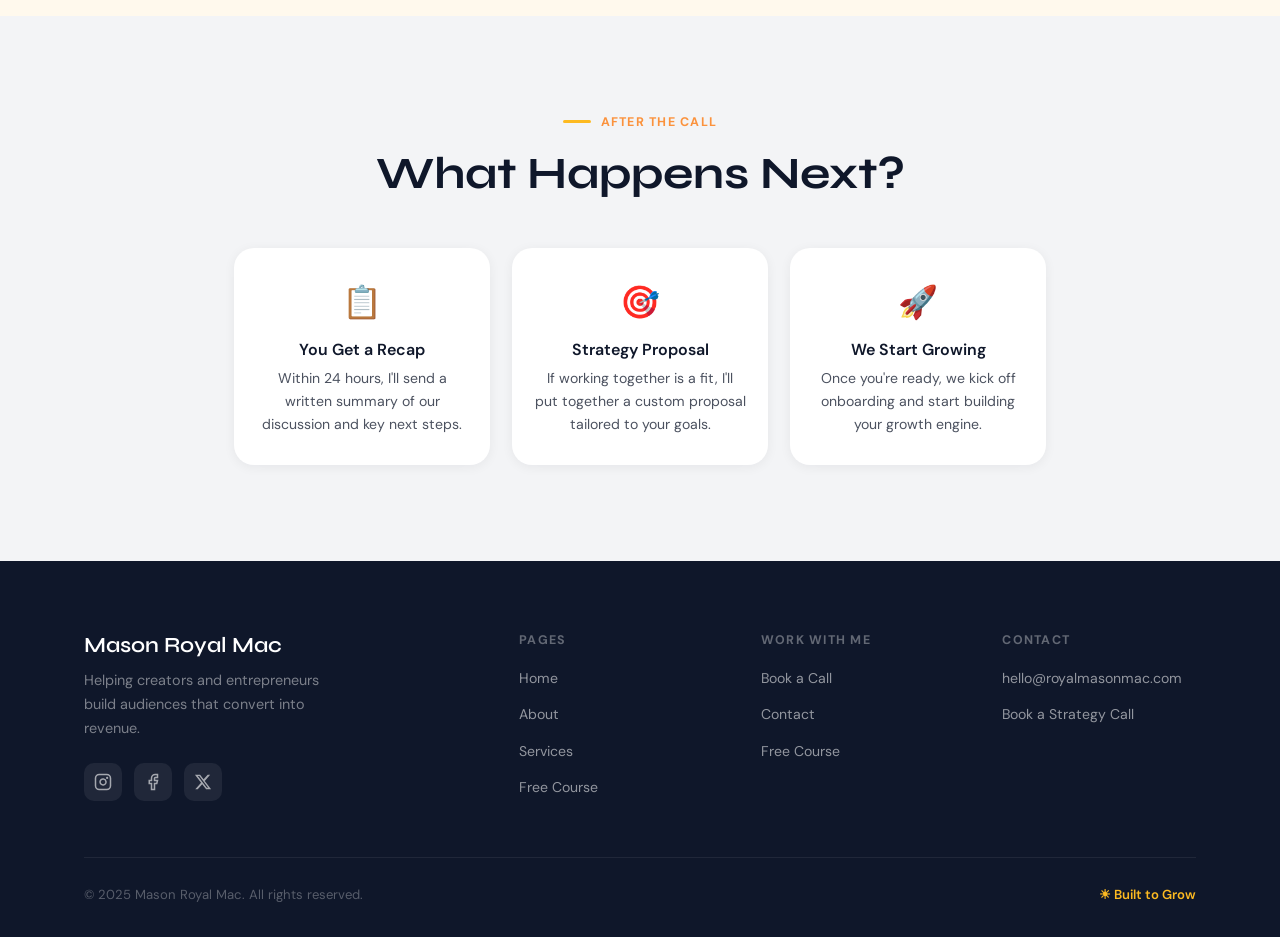
<file: book.html>
<!DOCTYPE html>
<html lang="en">
<head>
  <meta charset="UTF-8" />
  <meta name="viewport" content="width=device-width, initial-scale=1.0" />
  <title>Book a Strategy Call — Mason Royal Mac</title>
  <meta name="description" content="Book a free 1:1 strategy call with Royal Mason Mac and get a personalised social media growth plan." />
  <link rel="stylesheet" href="css/style.css" />
  <link rel="preconnect" href="https://fonts.googleapis.com" />
  <link rel="preconnect" href="https://fonts.gstatic.com" crossorigin />
  <!-- Calendly widget CSS -->
  <link href="https://assets.calendly.com/assets/external/widget.css" rel="stylesheet" />
</head>
<body>

<!-- NAVBAR -->
<nav class="navbar" aria-label="Main navigation">
  <div class="container navbar__inner">
    <a href="index.html" class="navbar__logo"><span class="navbar__logo-dot"></span>Mason Royal Mac</a>
    <ul class="navbar__links" role="list">
      <li><a href="index.html">Home</a></li><li><a href="about.html">About</a></li>
      <li><a href="services.html">Services</a></li><li><a href="course.html">Free Course</a></li>
      <li><a href="contact.html">Contact</a></li>
    </ul>
    <div class="navbar__cta">
      <a href="book.html" class="btn btn-primary btn-sm btn-cta-nav">Book a Call</a>
      <button class="hamburger" aria-label="Open menu"><span></span><span></span><span></span></button>
    </div>
  </div>
</nav>
<div class="mobile-nav" role="dialog" aria-modal="true" aria-label="Mobile navigation">
  <a href="index.html">Home</a><a href="about.html">About</a><a href="services.html">Services</a>
  <a href="course.html">Free Course</a><a href="contact.html">Contact</a>
  <a href="book.html" class="btn btn-primary mobile-cta">Book a Call</a>
</div>

<!-- PAGE HERO -->
<section class="page-hero" aria-labelledby="book-hero-heading">
  <div class="page-hero__blob" aria-hidden="true"></div>
  <div class="container">
    <div class="section-label" aria-hidden="true"><span>1:1 Strategy Call</span></div>
    <h1 id="book-hero-heading">Book Your Free Strategy Call</h1>
    <p>30 minutes. No fluff. Just a clear plan to grow your audience and revenue.</p>
  </div>
</section>

<!-- BOOKING SECTION -->
<section class="section" aria-labelledby="booking-details-heading">
  <div class="container">
    <div class="book-grid">

      <!-- Info Column -->
      <div class="book-info fade-up">
        <div class="section-label" aria-hidden="true"><span>Call Details</span></div>
        <h2 id="booking-details-heading">What to Expect</h2>
        <p>This is a focused, no-pressure strategy session — not a sales pitch. I'll listen, assess, and give you real, actionable advice you can use immediately.</p>

        <div style="margin:32px 0;display:flex;flex-direction:column;gap:20px;" aria-label="Call details">
          <div class="book-detail">
            <svg viewBox="0 0 24 24" fill="none" stroke="currentColor" stroke-width="2" stroke-linecap="round" stroke-linejoin="round" aria-hidden="true"><circle cx="12" cy="12" r="10"/><polyline points="12 6 12 12 16 14"/></svg>
            <p><strong>Duration:</strong> 30 minutes</p>
          </div>
          <div class="book-detail">
            <svg viewBox="0 0 24 24" fill="none" stroke="currentColor" stroke-width="2" stroke-linecap="round" stroke-linejoin="round" aria-hidden="true"><path d="M15 10l4.553-2.069A1 1 0 0121 8.845v6.31a1 1 0 01-1.447.894L15 14M5 18h8a2 2 0 002-2V8a2 2 0 00-2-2H5a2 2 0 00-2 2v8a2 2 0 002 2z"/></svg>
            <p><strong>Format:</strong> Zoom video call</p>
          </div>
          <div class="book-detail">
            <svg viewBox="0 0 24 24" fill="none" stroke="currentColor" stroke-width="2" stroke-linecap="round" stroke-linejoin="round" aria-hidden="true"><path d="M12 22s-8-4.5-8-11.8A8 8 0 0112 2a8 8 0 018 8.2c0 7.3-8 11.8-8 11.8z"/><circle cx="12" cy="10" r="3"/></svg>
            <p><strong>Location:</strong> Online — worldwide</p>
          </div>
          <div class="book-detail">
            <svg viewBox="0 0 24 24" fill="none" stroke="currentColor" stroke-width="2" stroke-linecap="round" stroke-linejoin="round" aria-hidden="true"><line x1="12" y1="1" x2="12" y2="23"/><path d="M17 5H9.5a3.5 3.5 0 000 7h5a3.5 3.5 0 010 7H6"/></svg>
            <p><strong>Cost:</strong> 100% Free</p>
          </div>
        </div>

        <!-- We'll Cover -->
        <div style="background:var(--gray);border-radius:20px;padding:28px;" aria-labelledby="cover-heading">
          <h3 style="font-size:1rem;margin-bottom:16px;" id="cover-heading">We'll Cover:</h3>
          <ul style="list-style:none;display:flex;flex-direction:column;gap:10px;" aria-label="Topics we'll discuss">
            <li style="display:flex;align-items:center;gap:10px;font-size:0.92rem;color:rgba(15,23,42,0.75);">
              <span style="color:var(--yellow);font-size:1.1rem;" aria-hidden="true">✦</span>
              Your current social media situation
            </li>
            <li style="display:flex;align-items:center;gap:10px;font-size:0.92rem;color:rgba(15,23,42,0.75);">
              <span style="color:var(--yellow);font-size:1.1rem;" aria-hidden="true">✦</span>
              Your goals for the next 90 days
            </li>
            <li style="display:flex;align-items:center;gap:10px;font-size:0.92rem;color:rgba(15,23,42,0.75);">
              <span style="color:var(--yellow);font-size:1.1rem;" aria-hidden="true">✦</span>
              Quick wins you can implement immediately
            </li>
            <li style="display:flex;align-items:center;gap:10px;font-size:0.92rem;color:rgba(15,23,42,0.75);">
              <span style="color:var(--yellow);font-size:1.1rem;" aria-hidden="true">✦</span>
              Whether working together would be a good fit
            </li>
          </ul>
        </div>

        <!-- Prepare note -->
        <div style="margin-top:28px;background:rgba(253,186,33,0.1);border-left:4px solid var(--yellow);padding:16px 18px;border-radius:0 12px 12px 0;" role="note" aria-label="Preparation tip">
          <p style="font-size:0.88rem;color:var(--navy);margin:0;"><strong>💡 Come prepared:</strong> Think about your current audience size, your biggest social media challenge, and what "success" looks like to you in 6 months.</p>
        </div>
      </div>

      <!-- Calendly -->
      
<div class="calendly-inline-widget" data-url="https://calendly.com/ennysulaiman2011/30min?hide_event_type_details=1" style="min-width:320px;height:700px;"></div>
<script type="text/javascript" src="https://assets.calendly.com/assets/external/widget.js" async></script>


    </div>
  </div>
</section>

<!-- WHAT HAPPENS AFTER -->
<section class="section" style="background:var(--gray);" aria-labelledby="after-heading">
  <div class="container" style="max-width:860px;text-align:center;">
    <div class="section-label" style="justify-content:center;" aria-hidden="true"><span>After the Call</span></div>
    <h2 id="after-heading" class="fade-up">What Happens Next?</h2>
    <div style="display:grid;grid-template-columns:repeat(3,1fr);gap:22px;margin-top:48px;" role="list">
      <div class="fade-up" style="background:white;border-radius:20px;padding:28px 22px;box-shadow:0 2px 12px rgba(15,23,42,0.06);" role="listitem">
        <div style="font-size:2rem;margin-bottom:12px;" aria-hidden="true">📋</div>
        <h3 style="font-size:1rem;margin-bottom:8px;">You Get a Recap</h3>
        <p style="font-size:0.88rem;">Within 24 hours, I'll send a written summary of our discussion and key next steps.</p>
      </div>
      <div class="fade-up" style="background:white;border-radius:20px;padding:28px 22px;box-shadow:0 2px 12px rgba(15,23,42,0.06);" role="listitem">
        <div style="font-size:2rem;margin-bottom:12px;" aria-hidden="true">🎯</div>
        <h3 style="font-size:1rem;margin-bottom:8px;">Strategy Proposal</h3>
        <p style="font-size:0.88rem;">If working together is a fit, I'll put together a custom proposal tailored to your goals.</p>
      </div>
      <div class="fade-up" style="background:white;border-radius:20px;padding:28px 22px;box-shadow:0 2px 12px rgba(15,23,42,0.06);" role="listitem">
        <div style="font-size:2rem;margin-bottom:12px;" aria-hidden="true">🚀</div>
        <h3 style="font-size:1rem;margin-bottom:8px;">We Start Growing</h3>
        <p style="font-size:0.88rem;">Once you're ready, we kick off onboarding and start building your growth engine.</p>
      </div>
    </div>
    <style>@media(max-width:640px){div[role="list"]{grid-template-columns:1fr!important;}}</style>
  </div>
</section>

<!-- FOOTER -->
<footer class="footer" role="contentinfo">
  <div class="container">
    <div class="footer__grid">
      <div class="footer__brand"><h3>Mason Royal Mac</h3><p>Helping creators and entrepreneurs build audiences that convert into revenue.</p>
        <div class="footer__socials" aria-label="Social media links">
          <a href="#" class="footer__social-link" aria-label="Instagram"><svg width="18" height="18" viewBox="0 0 24 24" fill="none" stroke="currentColor" stroke-width="2" aria-hidden="true"><rect x="2" y="2" width="20" height="20" rx="5"/><path d="M16 11.37A4 4 0 1112.63 8 4 4 0 0116 11.37z"/><circle cx="17.5" cy="6.5" r="1.5" fill="currentColor" stroke="none"/></svg></a>
          <a href="#" class="footer__social-link" aria-label="Facebook"><svg width="18" height="18" viewBox="0 0 24 24" fill="none" stroke="currentColor" stroke-width="2" aria-hidden="true"><path d="M18 2h-3a5 5 0 00-5 5v3H7v4h3v8h4v-8h3l1-4h-4V7a1 1 0 011-1h3z"/></svg></a>
          <a href="#" class="footer__social-link" aria-label="Twitter/X"><svg width="18" height="18" viewBox="0 0 24 24" fill="currentColor" aria-hidden="true"><path d="M18.244 2.25h3.308l-7.227 8.26 8.502 11.24H16.17l-5.214-6.817L4.99 21.75H1.68l7.73-8.835L1.254 2.25H8.08l4.713 6.231zm-1.161 17.52h1.833L7.084 4.126H5.117z"/></svg></a>
        </div>
      </div>
      <div class="footer__col"><h4>Pages</h4><ul><li><a href="index.html">Home</a></li><li><a href="about.html">About</a></li><li><a href="services.html">Services</a></li><li><a href="course.html">Free Course</a></li></ul></div>
      <div class="footer__col"><h4>Work With Me</h4><ul><li><a href="book.html">Book a Call</a></li><li><a href="contact.html">Contact</a></li><li><a href="course.html">Free Course</a></li></ul></div>
      <div class="footer__col"><h4>Contact</h4><ul><li><a href="mailto:hello@royalmasonmac.com">hello@royalmasonmac.com</a></li><li><a href="book.html">Book a Strategy Call</a></li></ul></div>
    </div>
    <div class="footer__bottom">
      <p class="footer__copy">© 2025 Mason Royal Mac. All rights reserved.</p>
      <p class="footer__tagline">☀ Built to Grow</p>
    </div>
  </div>
</footer>

<script src="js/main.js"></script>
</body>
</html>
</file>
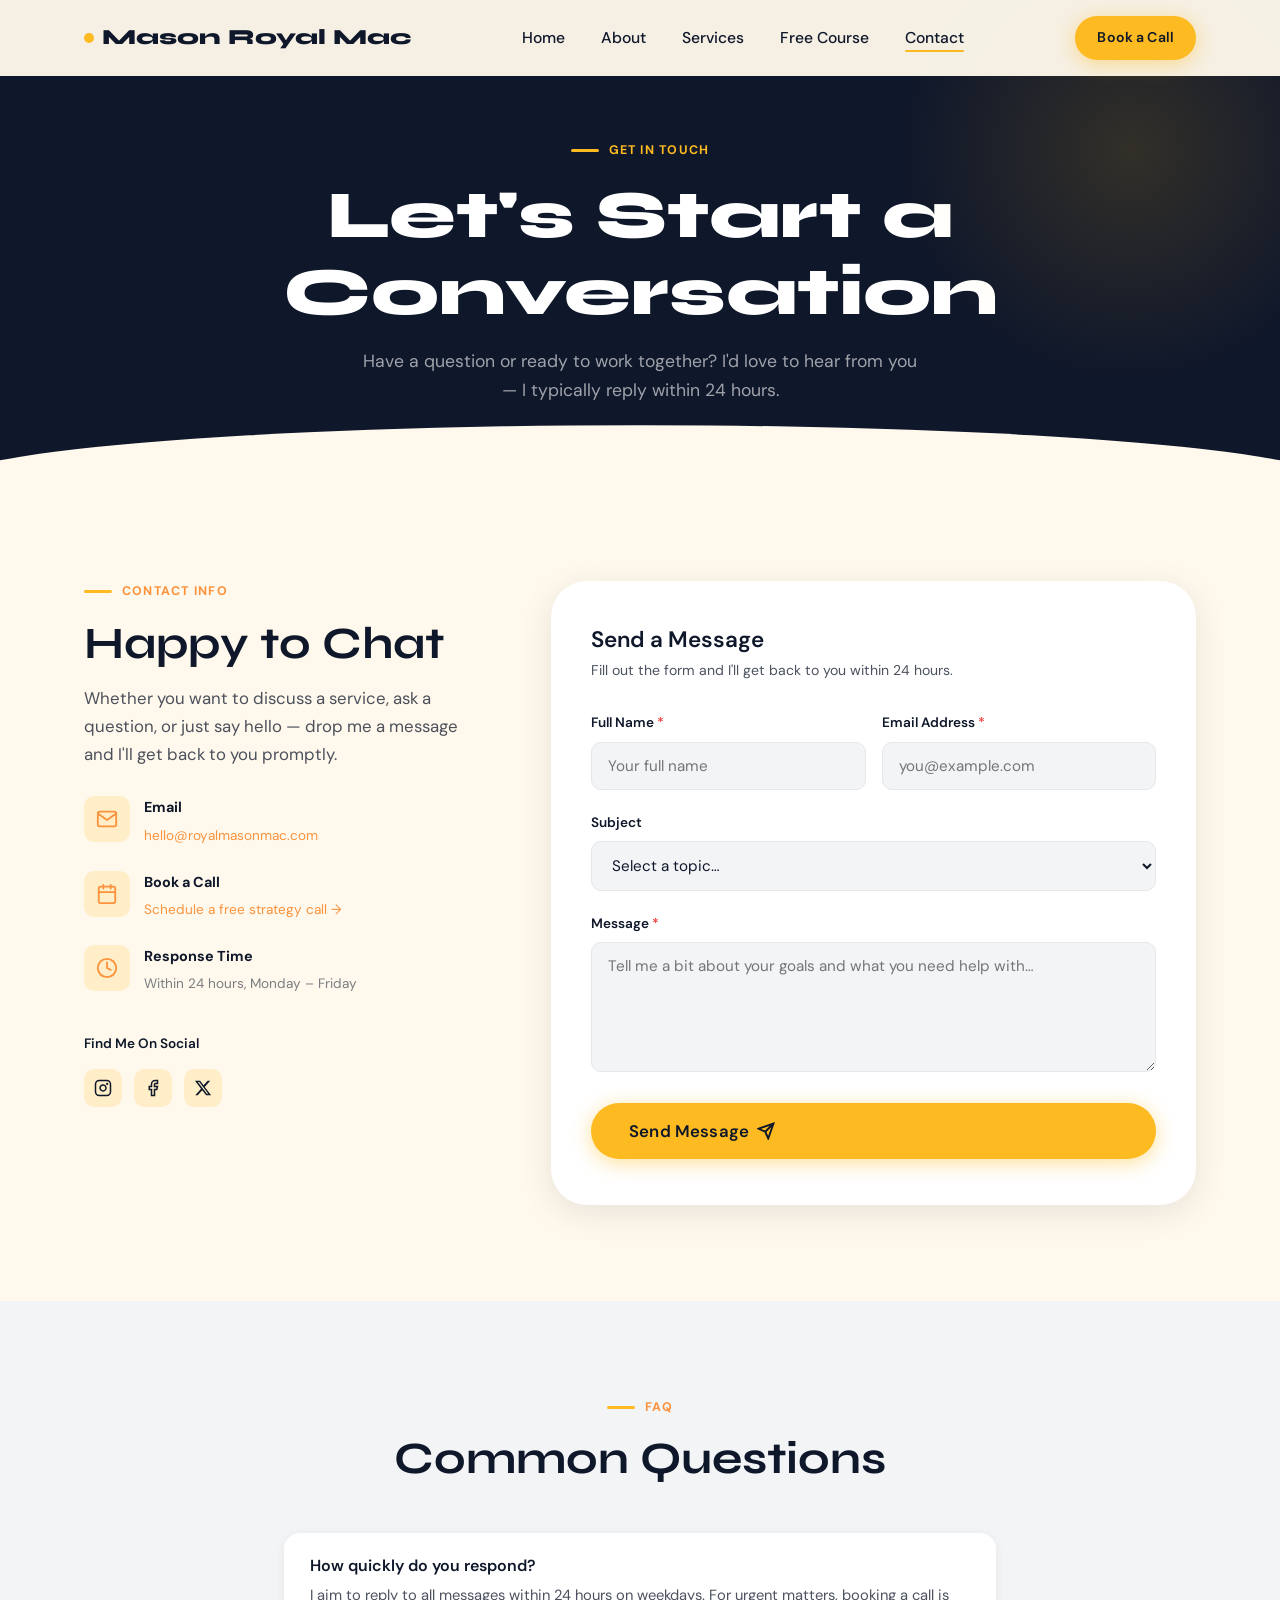
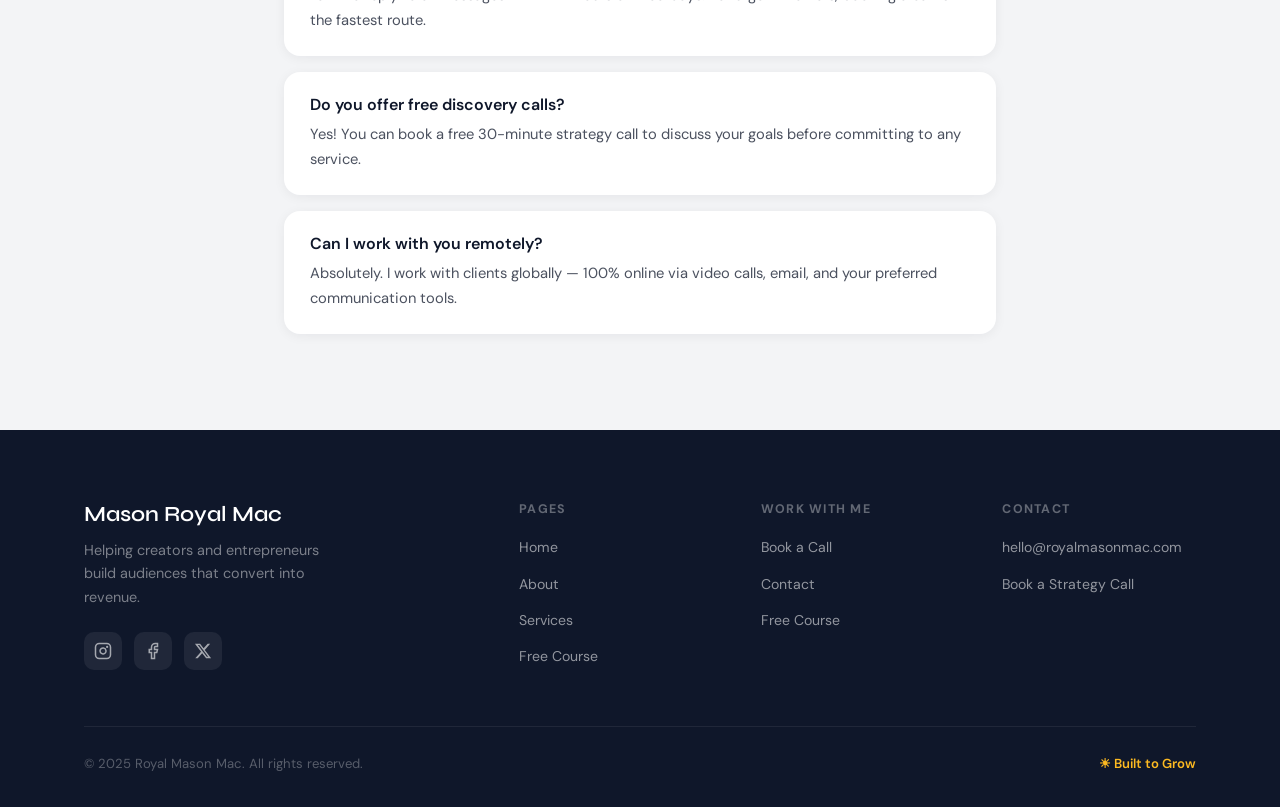
<file: contact.html>
<!DOCTYPE html>
<html lang="en">
<head>
  <meta charset="UTF-8" />
  <meta name="viewport" content="width=device-width, initial-scale=1.0" />
  <title>Contact — Mason Royal Mac</title>
  <meta name="description" content="Get in touch with Royal Mason Mac. Send a message and I'll get back to you within 24 hours." />
  <link rel="stylesheet" href="css/style.css" />
  <link rel="preconnect" href="https://fonts.googleapis.com" />
  <link rel="preconnect" href="https://fonts.gstatic.com" crossorigin />
</head>
<body>

<!-- NAVBAR -->
<nav class="navbar" aria-label="Main navigation">
  <div class="container navbar__inner">
    <a href="index.html" class="navbar__logo"><span class="navbar__logo-dot"></span>Mason Royal Mac</a>
    <ul class="navbar__links" role="list">
      <li><a href="index.html">Home</a></li><li><a href="about.html">About</a></li>
      <li><a href="services.html">Services</a></li><li><a href="course.html">Free Course</a></li>
      <li><a href="contact.html">Contact</a></li>
    </ul>
    <div class="navbar__cta">
      <a href="book.html" class="btn btn-primary btn-sm btn-cta-nav">Book a Call</a>
      <button class="hamburger" aria-label="Open menu"><span></span><span></span><span></span></button>
    </div>
  </div>
</nav>
<div class="mobile-nav" role="dialog" aria-modal="true" aria-label="Mobile navigation">
  <a href="index.html">Home</a><a href="about.html">About</a><a href="services.html">Services</a>
  <a href="course.html">Free Course</a><a href="contact.html">Contact</a>
  <a href="book.html" class="btn btn-primary mobile-cta">Book a Call</a>
</div>

<!-- PAGE HERO -->
<section class="page-hero" aria-labelledby="contact-hero-heading">
  <div class="page-hero__blob" aria-hidden="true"></div>
  <div class="container">
    <div class="section-label" aria-hidden="true"><span>Get In Touch</span></div>
    <h1 id="contact-hero-heading">Let's Start a Conversation</h1>
    <p>Have a question or ready to work together? I'd love to hear from you — I typically reply within 24 hours.</p>
  </div>
</section>

<!-- CONTACT SECTION -->
<section class="section" aria-labelledby="contact-form-heading">
  <div class="container">
    <div class="contact-grid">

      <!-- Info -->
      <div class="contact-info fade-up">
        <div class="section-label" aria-hidden="true"><span>Contact Info</span></div>
        <h2 id="contact-form-heading">Happy to Chat</h2>
        <p>Whether you want to discuss a service, ask a question, or just say hello — drop me a message and I'll get back to you promptly.</p>

        <div class="contact-detail">
          <div class="contact-detail__icon" aria-hidden="true">
            <svg viewBox="0 0 24 24" fill="none" stroke="currentColor" stroke-width="2" stroke-linecap="round" stroke-linejoin="round" aria-hidden="true"><path d="M4 4h16c1.1 0 2 .9 2 2v12c0 1.1-.9 2-2 2H4c-1.1 0-2-.9-2-2V6c0-1.1.9-2 2-2z"/><polyline points="22,6 12,13 2,6"/></svg>
          </div>
          <div>
            <strong>Email</strong>
            <span><a href="mailto:hello@masonroyalmac.com" style="color:var(--orange);">hello@royalmasonmac.com</a></span>
          </div>
        </div>

        <div class="contact-detail">
          <div class="contact-detail__icon" aria-hidden="true">
            <svg viewBox="0 0 24 24" fill="none" stroke="currentColor" stroke-width="2" stroke-linecap="round" stroke-linejoin="round" aria-hidden="true"><rect x="3" y="4" width="18" height="18" rx="2"/><line x1="16" y1="2" x2="16" y2="6"/><line x1="8" y1="2" x2="8" y2="6"/><line x1="3" y1="10" x2="21" y2="10"/></svg>
          </div>
          <div>
            <strong>Book a Call</strong>
            <span><a href="book.html" style="color:var(--orange);">Schedule a free strategy call →</a></span>
          </div>
        </div>

        <div class="contact-detail">
          <div class="contact-detail__icon" aria-hidden="true">
            <svg viewBox="0 0 24 24" fill="none" stroke="currentColor" stroke-width="2" stroke-linecap="round" stroke-linejoin="round" aria-hidden="true"><circle cx="12" cy="12" r="10"/><polyline points="12 6 12 12 16 14"/></svg>
          </div>
          <div>
            <strong>Response Time</strong>
            <span>Within 24 hours, Monday – Friday</span>
          </div>
        </div>

        <!-- Social -->
        <div style="margin-top:36px;">
          <p style="font-size:0.85rem;font-weight:600;margin-bottom:14px;color:var(--navy);">Find Me On Social</p>
          <div style="display:flex;gap:12px;" aria-label="Social media links">
            <a href="#" class="footer__social-link" style="background:var(--yellow-20);color:var(--navy);" aria-label="Instagram">
              <svg width="18" height="18" viewBox="0 0 24 24" fill="none" stroke="currentColor" stroke-width="2" aria-hidden="true"><rect x="2" y="2" width="20" height="20" rx="5"/><path d="M16 11.37A4 4 0 1112.63 8 4 4 0 0116 11.37z"/><circle cx="17.5" cy="6.5" r="1.5" fill="currentColor" stroke="none"/></svg>
            </a>
            <a href="#" class="footer__social-link" style="background:var(--yellow-20);color:var(--navy);" aria-label="Facebook">
              <svg width="18" height="18" viewBox="0 0 24 24" fill="none" stroke="currentColor" stroke-width="2" aria-hidden="true"><path d="M18 2h-3a5 5 0 00-5 5v3H7v4h3v8h4v-8h3l1-4h-4V7a1 1 0 011-1h3z"/></svg>
            </a>
            <a href="#" class="footer__social-link" style="background:var(--yellow-20);color:var(--navy);" aria-label="Twitter/X">
              <svg width="18" height="18" viewBox="0 0 24 24" fill="currentColor" aria-hidden="true"><path d="M18.244 2.25h3.308l-7.227 8.26 8.502 11.24H16.17l-5.214-6.817L4.99 21.75H1.68l7.73-8.835L1.254 2.25H8.08l4.713 6.231zm-1.161 17.52h1.833L7.084 4.126H5.117z"/></svg>
            </a>
          </div>
        </div>
      </div>

      <!-- Form -->
      <div class="contact-form fade-up" role="main">
        <h3 style="font-size:1.4rem;margin-bottom:6px;">Send a Message</h3>
        <p style="font-size:0.88rem;margin-bottom:30px;">Fill out the form and I'll get back to you within 24 hours.</p>

        <!-- 
          ⚠️ SETUP REQUIRED: 
          Replace "your-form-id" with your actual Formspree form ID.
          Get one free at https://formspree.io
        -->
        <form
          id="contactForm"
          action="https://formspree.io/f/your-form-id"
          method="POST"
          novalidate
          aria-label="Contact form"
        >
          <!-- Honeypot anti-spam -->
          <input type="text" name="_gotcha" style="display:none" tabindex="-1" aria-hidden="true" />

          <div style="display:grid;grid-template-columns:1fr 1fr;gap:16px;">
            <div class="form-group">
              <label for="name">Full Name <span aria-hidden="true" style="color:#ef4444;">*</span></label>
              <input
                type="text" id="name" name="name"
                placeholder="Your full name"
                required minlength="2" maxlength="100"
                autocomplete="name"
                aria-required="true"
                aria-describedby="name-error"
              />
              <span class="field-error" id="name-error" role="alert">Please enter your name.</span>
            </div>
            <div class="form-group">
              <label for="email">Email Address <span aria-hidden="true" style="color:#ef4444;">*</span></label>
              <input
                type="email" id="email" name="email"
                placeholder="you@example.com"
                required maxlength="200"
                autocomplete="email"
                aria-required="true"
                aria-describedby="email-error"
              />
              <span class="field-error" id="email-error" role="alert">Please enter a valid email.</span>
            </div>
          </div>

          <div class="form-group">
            <label for="subject">Subject</label>
            <select id="subject" name="subject" aria-label="Subject of your message">
              <option value="">Select a topic…</option>
              <option value="Social Media Management">Social Media Management</option>
              <option value="Digital Product Strategy">Digital Product Strategy</option>
              <option value="Content Growth Strategy">Content Growth Strategy</option>
              <option value="Strategy Call">Book a Strategy Call</option>
              <option value="Free Course">Free Course Question</option>
              <option value="Other">Other</option>
            </select>
          </div>

          <div class="form-group">
            <label for="message">Message <span aria-hidden="true" style="color:#ef4444;">*</span></label>
            <textarea
              id="message" name="message"
              placeholder="Tell me a bit about your goals and what you need help with…"
              required minlength="20" maxlength="2000"
              aria-required="true"
              aria-describedby="message-error"
            ></textarea>
            <span class="field-error" id="message-error" role="alert">Please enter your message (at least 20 characters).</span>
          </div>

          <button type="submit" class="btn btn-primary btn-lg" style="width:100%;">
            Send Message
            <svg width="18" height="18" viewBox="0 0 24 24" fill="none" stroke="currentColor" stroke-width="2.5" aria-hidden="true"><line x1="22" y1="2" x2="11" y2="13"/><polygon points="22 2 15 22 11 13 2 9 22 2"/></svg>
          </button>

          <div id="formSuccess" class="form-msg success" role="alert" aria-live="polite" style="display:none;">
            ✅ Message sent! I'll get back to you within 24 hours.
          </div>
          <div id="formError" class="form-msg error" role="alert" aria-live="polite" style="display:none;">
            ❌ Something went wrong. Please try again or email me directly.
          </div>
        </form>
      </div>

    </div>
  </div>
</section>

<!-- FAQ -->
<section class="section" style="background:var(--gray);" aria-labelledby="faq-heading">
  <div class="container" style="max-width:760px;">
    <div style="text-align:center;margin-bottom:48px;">
      <div class="section-label" style="justify-content:center;" aria-hidden="true"><span>FAQ</span></div>
      <h2 id="faq-heading" class="fade-up">Common Questions</h2>
    </div>
    <div style="display:flex;flex-direction:column;gap:16px;" role="list">
      <div class="fade-up" style="background:white;border-radius:16px;padding:24px 26px;box-shadow:0 2px 12px rgba(15,23,42,0.06);" role="listitem">
        <h3 style="font-size:1rem;margin-bottom:8px;">How quickly do you respond?</h3>
        <p style="font-size:0.92rem;">I aim to reply to all messages within 24 hours on weekdays. For urgent matters, booking a call is the fastest route.</p>
      </div>
      <div class="fade-up" style="background:white;border-radius:16px;padding:24px 26px;box-shadow:0 2px 12px rgba(15,23,42,0.06);" role="listitem">
        <h3 style="font-size:1rem;margin-bottom:8px;">Do you offer free discovery calls?</h3>
        <p style="font-size:0.92rem;">Yes! You can book a free 30-minute strategy call to discuss your goals before committing to any service.</p>
      </div>
      <div class="fade-up" style="background:white;border-radius:16px;padding:24px 26px;box-shadow:0 2px 12px rgba(15,23,42,0.06);" role="listitem">
        <h3 style="font-size:1rem;margin-bottom:8px;">Can I work with you remotely?</h3>
        <p style="font-size:0.92rem;">Absolutely. I work with clients globally — 100% online via video calls, email, and your preferred communication tools.</p>
      </div>
    </div>
  </div>
</section>

<!-- FOOTER -->
<footer class="footer" role="contentinfo">
  <div class="container">
    <div class="footer__grid">
      <div class="footer__brand"><h3>Mason Royal Mac</h3><p>Helping creators and entrepreneurs build audiences that convert into revenue.</p>
        <div class="footer__socials" aria-label="Social media links">
          <a href="#" class="footer__social-link" aria-label="Instagram"><svg width="18" height="18" viewBox="0 0 24 24" fill="none" stroke="currentColor" stroke-width="2" aria-hidden="true"><rect x="2" y="2" width="20" height="20" rx="5"/><path d="M16 11.37A4 4 0 1112.63 8 4 4 0 0116 11.37z"/><circle cx="17.5" cy="6.5" r="1.5" fill="currentColor" stroke="none"/></svg></a>
          <a href="#" class="footer__social-link" aria-label="Facebook"><svg width="18" height="18" viewBox="0 0 24 24" fill="none" stroke="currentColor" stroke-width="2" aria-hidden="true"><path d="M18 2h-3a5 5 0 00-5 5v3H7v4h3v8h4v-8h3l1-4h-4V7a1 1 0 011-1h3z"/></svg></a>
          <a href="#" class="footer__social-link" aria-label="Twitter/X"><svg width="18" height="18" viewBox="0 0 24 24" fill="currentColor" aria-hidden="true"><path d="M18.244 2.25h3.308l-7.227 8.26 8.502 11.24H16.17l-5.214-6.817L4.99 21.75H1.68l7.73-8.835L1.254 2.25H8.08l4.713 6.231zm-1.161 17.52h1.833L7.084 4.126H5.117z"/></svg></a>
        </div>
      </div>
      <div class="footer__col"><h4>Pages</h4><ul><li><a href="index.html">Home</a></li><li><a href="about.html">About</a></li><li><a href="services.html">Services</a></li><li><a href="course.html">Free Course</a></li></ul></div>
      <div class="footer__col"><h4>Work With Me</h4><ul><li><a href="book.html">Book a Call</a></li><li><a href="contact.html">Contact</a></li><li><a href="course.html">Free Course</a></li></ul></div>
      <div class="footer__col"><h4>Contact</h4><ul><li><a href="mailto:hello@royalmasonmac.com">hello@royalmasonmac.com</a></li><li><a href="book.html">Book a Strategy Call</a></li></ul></div>
    </div>
    <div class="footer__bottom">
      <p class="footer__copy">© 2025 Royal Mason Mac. All rights reserved.</p>
      <p class="footer__tagline">☀ Built to Grow</p>
    </div>
  </div>
</footer>

<script src="js/main.js"></script>
</body>
</html>
</file>
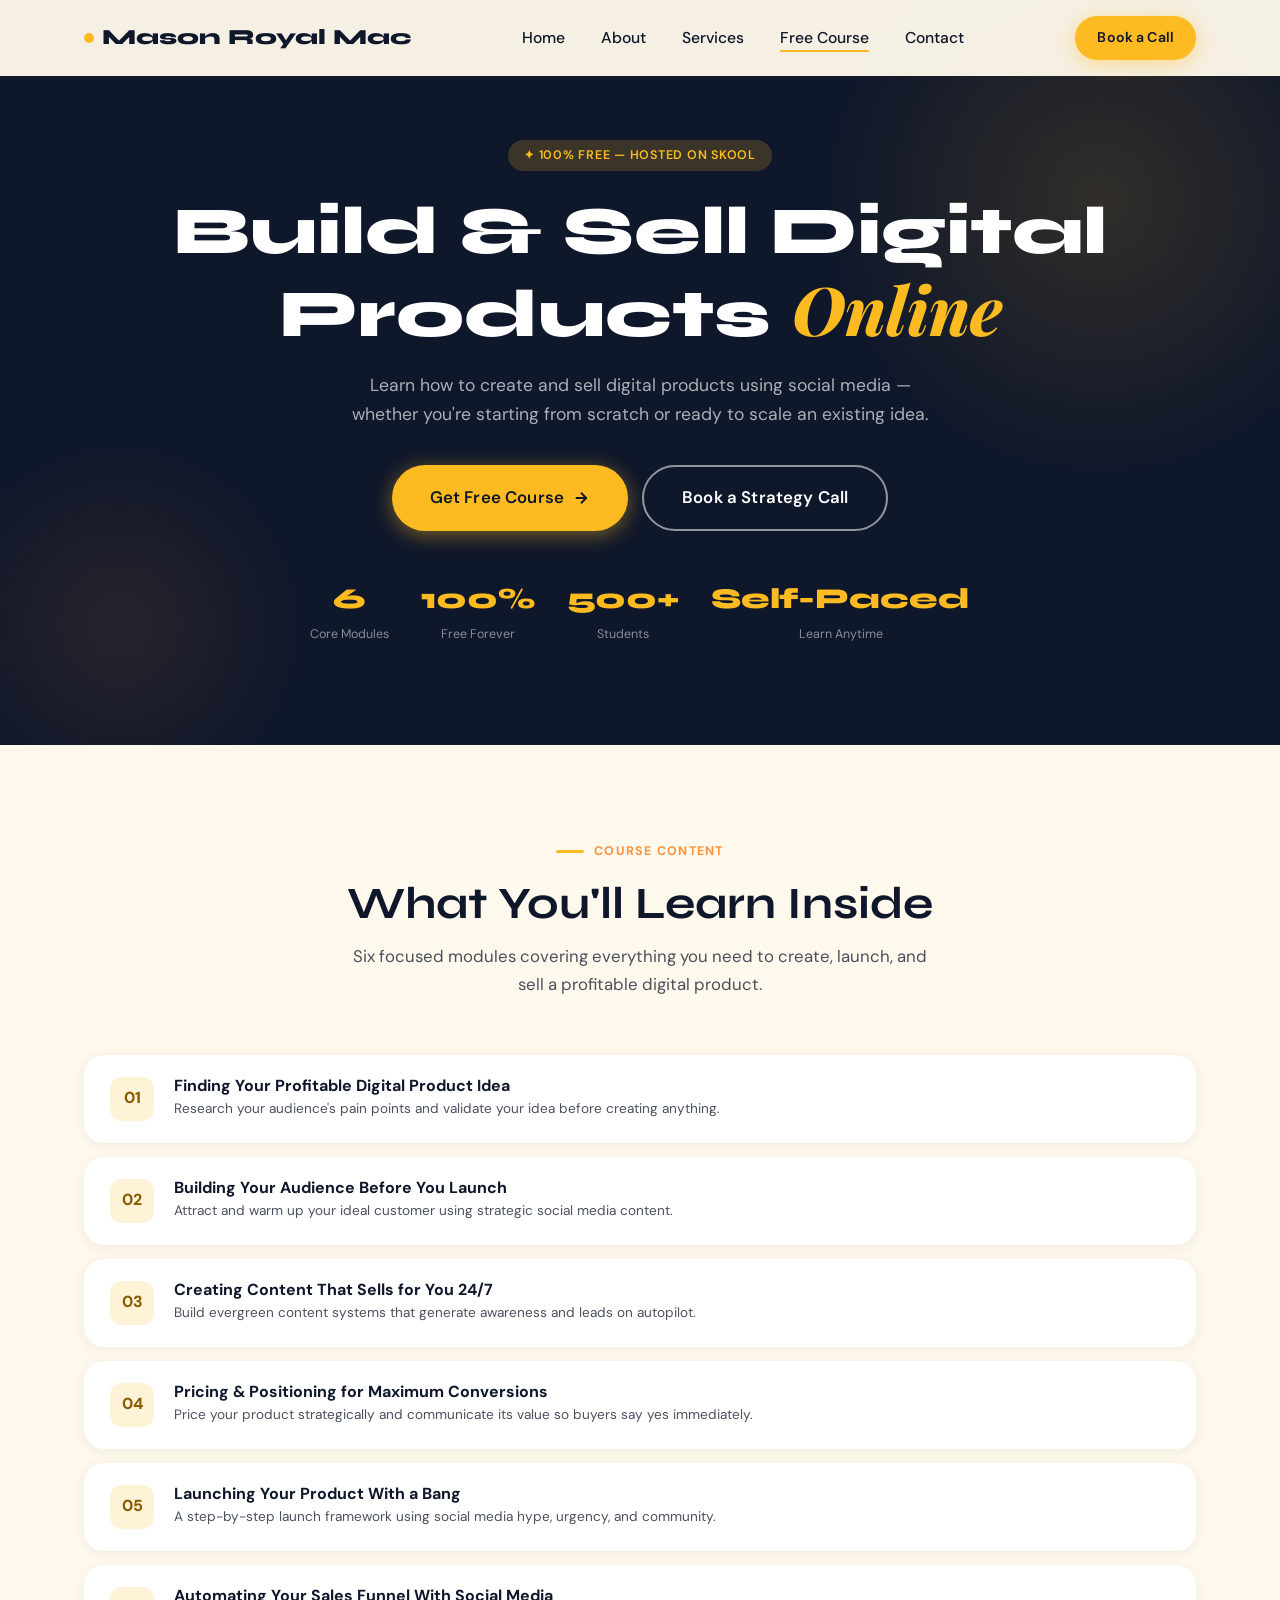
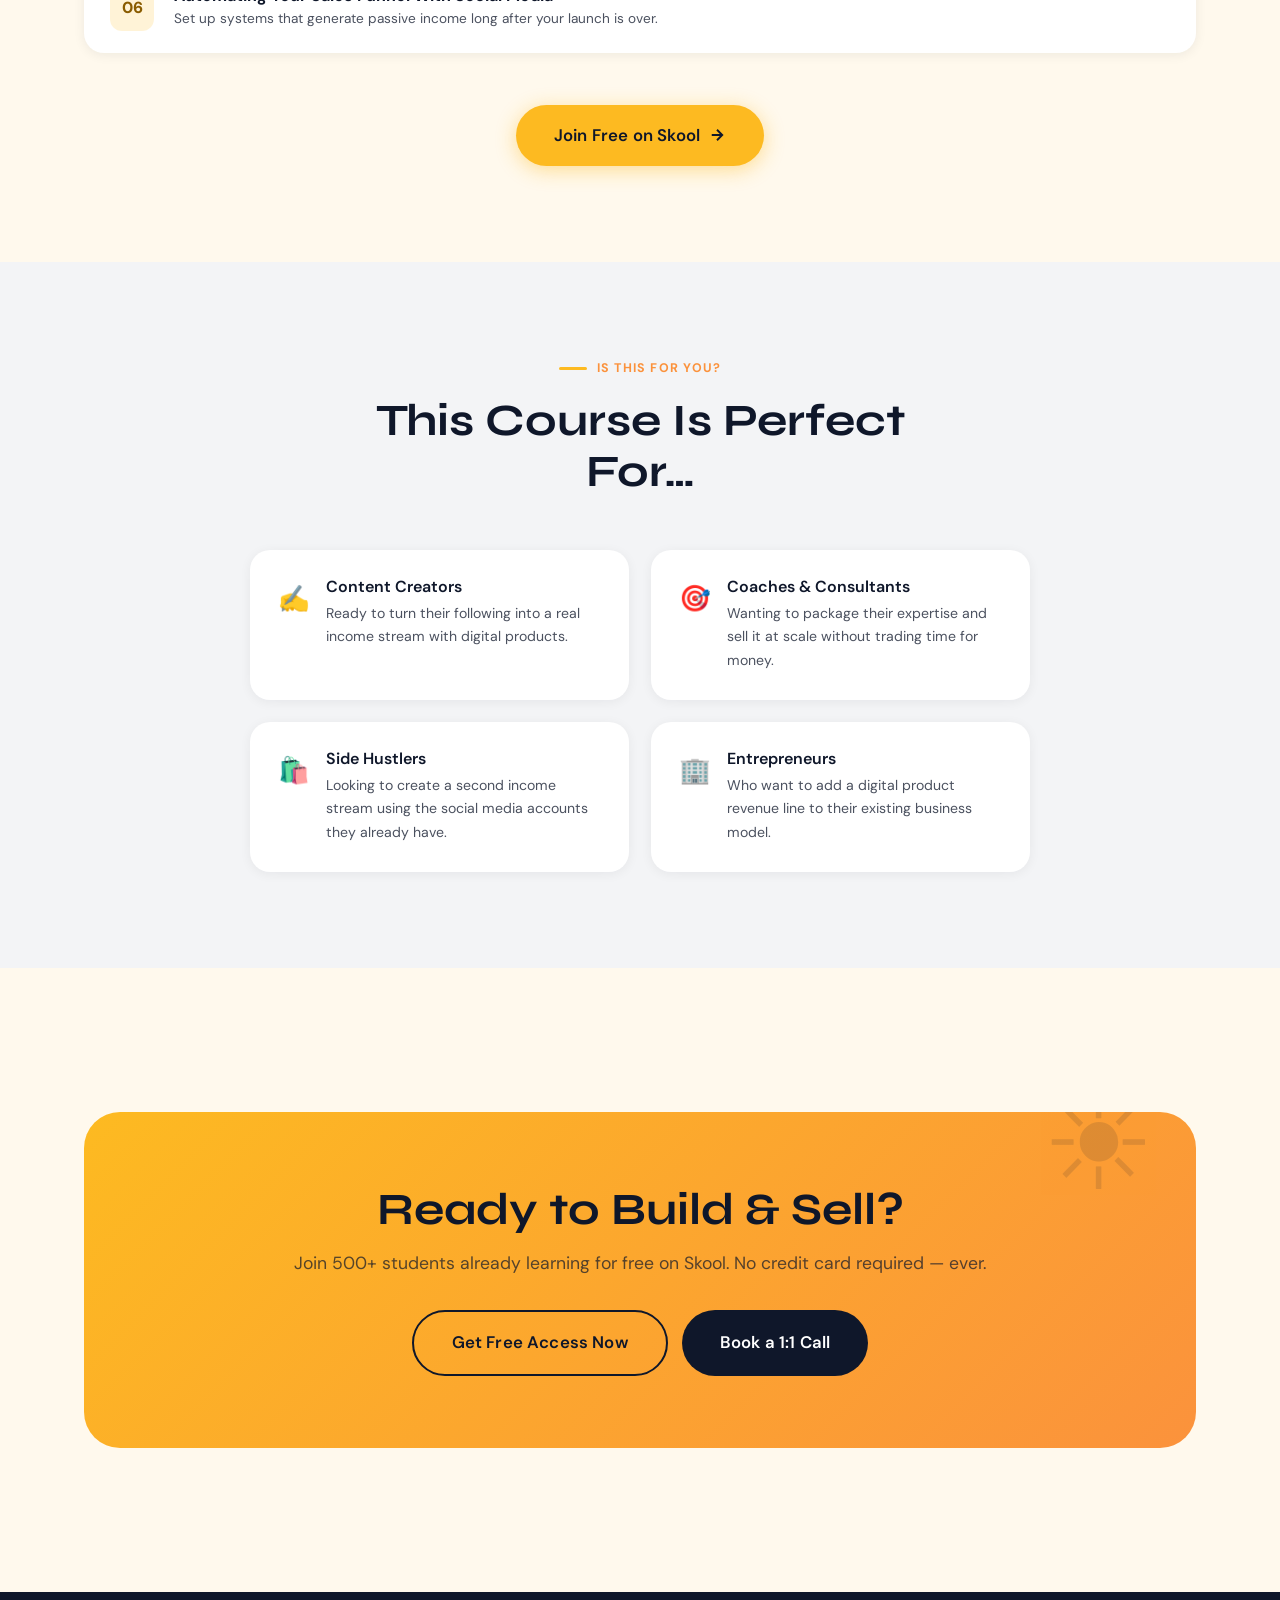
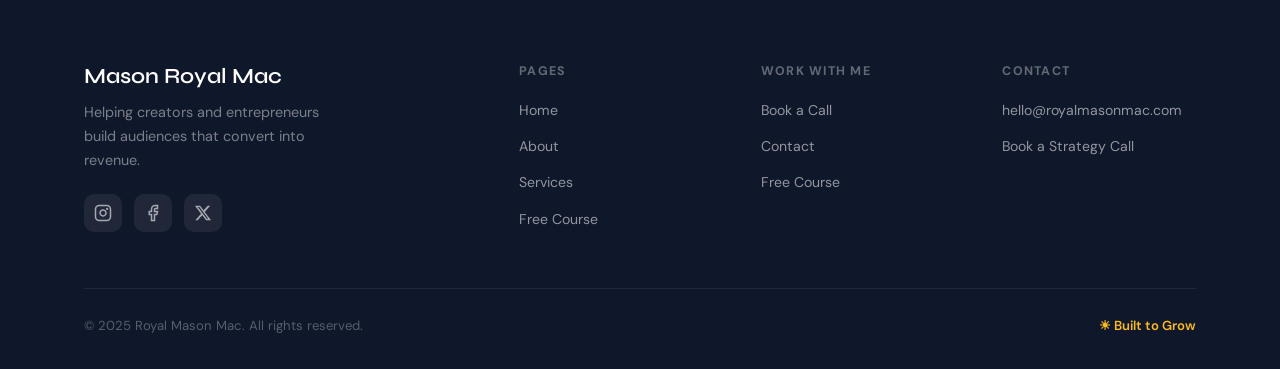
<file: course.html>
<!DOCTYPE html>
<html lang="en">
<head>
  <meta charset="UTF-8" />
  <meta name="viewport" content="width=device-width, initial-scale=1.0" />
  <title>Free Course — Build &amp; Sell Digital Products Online | Mason Royal Mac</title>
  <meta name="description" content="Learn how to create and sell digital products using social media. Free course on Skool by Royal Mason Mac." />
  <link rel="stylesheet" href="css/style.css" />
  <link rel="preconnect" href="https://fonts.googleapis.com" />
  <link rel="preconnect" href="https://fonts.gstatic.com" crossorigin />
</head>
<body>

<!-- NAVBAR -->
<nav class="navbar" aria-label="Main navigation">
  <div class="container navbar__inner">
    <a href="index.html" class="navbar__logo"><span class="navbar__logo-dot"></span>Mason Royal Mac</a>
    <ul class="navbar__links" role="list">
      <li><a href="index.html">Home</a></li><li><a href="about.html">About</a></li>
      <li><a href="services.html">Services</a></li><li><a href="course.html">Free Course</a></li>
      <li><a href="contact.html">Contact</a></li>
    </ul>
    <div class="navbar__cta">
      <a href="book.html" class="btn btn-primary btn-sm btn-cta-nav">Book a Call</a>
      <button class="hamburger" aria-label="Open menu"><span></span><span></span><span></span></button>
    </div>
  </div>
</nav>
<div class="mobile-nav" role="dialog" aria-modal="true" aria-label="Mobile navigation">
  <a href="index.html">Home</a><a href="about.html">About</a><a href="services.html">Services</a>
  <a href="course.html">Free Course</a><a href="contact.html">Contact</a>
  <a href="book.html" class="btn btn-primary mobile-cta">Book a Call</a>
</div>

<!-- COURSE HERO -->
<section class="course-hero-full" aria-labelledby="course-hero-heading">
  <div class="course-hero-full__blob" aria-hidden="true"></div>
  <div class="course-hero-full__blob2" aria-hidden="true"></div>
  <div class="container">
    <div class="course-hero-content">
      <span class="tag" style="background:rgba(253,186,33,0.18);color:var(--yellow);margin-bottom:22px;display:inline-block;">
        ✦ 100% Free — Hosted on Skool
      </span>
      <h1 id="course-hero-heading">
        Build &amp; Sell Digital Products
        <span class="course-hero-em"> Online</span>
      </h1>
      <p>Learn how to create and sell digital products using social media — whether you're starting from scratch or ready to scale an existing idea.</p>
      <div class="btn-group">
        <a href="#" class="btn btn-primary btn-lg" aria-label="Get the free course on Skool">
          Get Free Course
          <svg width="18" height="18" viewBox="0 0 24 24" fill="none" stroke="currentColor" stroke-width="2.5" aria-hidden="true"><path d="M5 12h14M12 5l7 7-7 7"/></svg>
        </a>
        <a href="book.html" class="btn btn-outline-light btn-lg">Book a Strategy Call</a>
      </div>
      <div style="display:flex;justify-content:center;gap:32px;margin-top:44px;flex-wrap:wrap;" aria-label="Course stats">
        <div style="text-align:center;">
          <div style="font-family:var(--font-display);font-size:1.8rem;font-weight:800;color:var(--yellow);">6</div>
          <div style="font-size:0.78rem;color:rgba(255,255,255,0.5);margin-top:2px;">Core Modules</div>
        </div>
        <div style="text-align:center;">
          <div style="font-family:var(--font-display);font-size:1.8rem;font-weight:800;color:var(--yellow);">100%</div>
          <div style="font-size:0.78rem;color:rgba(255,255,255,0.5);margin-top:2px;">Free Forever</div>
        </div>
        <div style="text-align:center;">
          <div style="font-family:var(--font-display);font-size:1.8rem;font-weight:800;color:var(--yellow);">500+</div>
          <div style="font-size:0.78rem;color:rgba(255,255,255,0.5);margin-top:2px;">Students</div>
        </div>
        <div style="text-align:center;">
          <div style="font-family:var(--font-display);font-size:1.8rem;font-weight:800;color:var(--yellow);">Self-Paced</div>
          <div style="font-size:0.78rem;color:rgba(255,255,255,0.5);margin-top:2px;">Learn Anytime</div>
        </div>
      </div>
    </div>
  </div>
</section>

<!-- WHAT YOU'LL LEARN -->
<section class="section" aria-labelledby="learn-heading">
  <div class="container">
    <div style="text-align:center;max-width:600px;margin:0 auto 56px;">
      <div class="section-label" style="justify-content:center;" aria-hidden="true"><span>Course Content</span></div>
      <h2 id="learn-heading" class="fade-up">What You'll Learn Inside</h2>
      <p class="fade-up" style="margin-top:14px;">Six focused modules covering everything you need to create, launch, and sell a profitable digital product.</p>
    </div>

    <div class="course-modules" role="list" aria-label="Course modules">
      <article class="module-card fade-up" role="listitem">
        <div class="module-num" aria-hidden="true">01</div>
        <div>
          <h4>Finding Your Profitable Digital Product Idea</h4>
          <p>Research your audience's pain points and validate your idea before creating anything.</p>
        </div>
      </article>
      <article class="module-card fade-up" role="listitem">
        <div class="module-num" aria-hidden="true">02</div>
        <div>
          <h4>Building Your Audience Before You Launch</h4>
          <p>Attract and warm up your ideal customer using strategic social media content.</p>
        </div>
      </article>
      <article class="module-card fade-up" role="listitem">
        <div class="module-num" aria-hidden="true">03</div>
        <div>
          <h4>Creating Content That Sells for You 24/7</h4>
          <p>Build evergreen content systems that generate awareness and leads on autopilot.</p>
        </div>
      </article>
      <article class="module-card fade-up" role="listitem">
        <div class="module-num" aria-hidden="true">04</div>
        <div>
          <h4>Pricing &amp; Positioning for Maximum Conversions</h4>
          <p>Price your product strategically and communicate its value so buyers say yes immediately.</p>
        </div>
      </article>
      <article class="module-card fade-up" role="listitem">
        <div class="module-num" aria-hidden="true">05</div>
        <div>
          <h4>Launching Your Product With a Bang</h4>
          <p>A step-by-step launch framework using social media hype, urgency, and community.</p>
        </div>
      </article>
      <article class="module-card fade-up" role="listitem">
        <div class="module-num" aria-hidden="true">06</div>
        <div>
          <h4>Automating Your Sales Funnel With Social Media</h4>
          <p>Set up systems that generate passive income long after your launch is over.</p>
        </div>
      </article>
    </div>

    <div style="text-align:center;margin-top:52px;">
      <a href="#" class="btn btn-primary btn-lg" aria-label="Join the free course on Skool">
        Join Free on Skool
        <svg width="18" height="18" viewBox="0 0 24 24" fill="none" stroke="currentColor" stroke-width="2.5" aria-hidden="true"><path d="M5 12h14M12 5l7 7-7 7"/></svg>
      </a>
    </div>
  </div>
</section>

<!-- FOR WHOM -->
<section class="section" style="background:var(--gray);" aria-labelledby="forwhom-heading">
  <div class="container">
    <div style="text-align:center;max-width:560px;margin:0 auto 52px;">
      <div class="section-label" style="justify-content:center;" aria-hidden="true"><span>Is This For You?</span></div>
      <h2 id="forwhom-heading" class="fade-up">This Course Is Perfect For…</h2>
    </div>
    <div style="display:grid;grid-template-columns:repeat(2,1fr);gap:22px;max-width:780px;margin:0 auto;" role="list">
      <div class="fade-up" style="background:white;border-radius:20px;padding:28px;box-shadow:0 2px 12px rgba(15,23,42,0.06);display:flex;gap:16px;align-items:flex-start;" role="listitem">
        <div style="font-size:1.6rem;flex-shrink:0;" aria-hidden="true">✍️</div>
        <div><h3 style="font-size:1rem;margin-bottom:6px;">Content Creators</h3><p style="font-size:0.88rem;">Ready to turn their following into a real income stream with digital products.</p></div>
      </div>
      <div class="fade-up" style="background:white;border-radius:20px;padding:28px;box-shadow:0 2px 12px rgba(15,23,42,0.06);display:flex;gap:16px;align-items:flex-start;" role="listitem">
        <div style="font-size:1.6rem;flex-shrink:0;" aria-hidden="true">🎯</div>
        <div><h3 style="font-size:1rem;margin-bottom:6px;">Coaches &amp; Consultants</h3><p style="font-size:0.88rem;">Wanting to package their expertise and sell it at scale without trading time for money.</p></div>
      </div>
      <div class="fade-up" style="background:white;border-radius:20px;padding:28px;box-shadow:0 2px 12px rgba(15,23,42,0.06);display:flex;gap:16px;align-items:flex-start;" role="listitem">
        <div style="font-size:1.6rem;flex-shrink:0;" aria-hidden="true">🛍️</div>
        <div><h3 style="font-size:1rem;margin-bottom:6px;">Side Hustlers</h3><p style="font-size:0.88rem;">Looking to create a second income stream using the social media accounts they already have.</p></div>
      </div>
      <div class="fade-up" style="background:white;border-radius:20px;padding:28px;box-shadow:0 2px 12px rgba(15,23,42,0.06);display:flex;gap:16px;align-items:flex-start;" role="listitem">
        <div style="font-size:1.6rem;flex-shrink:0;" aria-hidden="true">🏢</div>
        <div><h3 style="font-size:1rem;margin-bottom:6px;">Entrepreneurs</h3><p style="font-size:0.88rem;">Who want to add a digital product revenue line to their existing business model.</p></div>
      </div>
    </div>
    <style>@media(max-width:640px){div[role="list"]{grid-template-columns:1fr!important;}}</style>
  </div>
</section>

<!-- CTA COURSE FOOTER -->
<section class="section--sm" aria-labelledby="course-cta-heading">
  <div class="container">
    <div class="cta-banner">
      <h2 id="course-cta-heading">Ready to Build &amp; Sell?</h2>
      <p>Join 500+ students already learning for free on Skool. No credit card required — ever.</p>
      <div class="cta-banner__btns">
        <a href="#" class="btn btn-secondary btn-lg">Get Free Access Now</a>
        <a href="book.html" class="btn btn-lg" style="background:var(--navy);color:white;">Book a 1:1 Call</a>
      </div>
    </div>
  </div>
</section>

<!-- FOOTER -->
<footer class="footer" role="contentinfo">
  <div class="container">
    <div class="footer__grid">
      <div class="footer__brand"><h3>Mason Royal Mac</h3><p>Helping creators and entrepreneurs build audiences that convert into revenue.</p>
        <div class="footer__socials" aria-label="Social media links">
          <a href="#" class="footer__social-link" aria-label="Instagram"><svg width="18" height="18" viewBox="0 0 24 24" fill="none" stroke="currentColor" stroke-width="2" aria-hidden="true"><rect x="2" y="2" width="20" height="20" rx="5"/><path d="M16 11.37A4 4 0 1112.63 8 4 4 0 0116 11.37z"/><circle cx="17.5" cy="6.5" r="1.5" fill="currentColor" stroke="none"/></svg></a>
          <a href="#" class="footer__social-link" aria-label="Facebook"><svg width="18" height="18" viewBox="0 0 24 24" fill="none" stroke="currentColor" stroke-width="2" aria-hidden="true"><path d="M18 2h-3a5 5 0 00-5 5v3H7v4h3v8h4v-8h3l1-4h-4V7a1 1 0 011-1h3z"/></svg></a>
          <a href="#" class="footer__social-link" aria-label="Twitter/X"><svg width="18" height="18" viewBox="0 0 24 24" fill="currentColor" aria-hidden="true"><path d="M18.244 2.25h3.308l-7.227 8.26 8.502 11.24H16.17l-5.214-6.817L4.99 21.75H1.68l7.73-8.835L1.254 2.25H8.08l4.713 6.231zm-1.161 17.52h1.833L7.084 4.126H5.117z"/></svg></a>
        </div>
      </div>
      <div class="footer__col"><h4>Pages</h4><ul><li><a href="index.html">Home</a></li><li><a href="about.html">About</a></li><li><a href="services.html">Services</a></li><li><a href="course.html">Free Course</a></li></ul></div>
      <div class="footer__col"><h4>Work With Me</h4><ul><li><a href="book.html">Book a Call</a></li><li><a href="contact.html">Contact</a></li><li><a href="course.html">Free Course</a></li></ul></div>
      <div class="footer__col"><h4>Contact</h4><ul><li><a href="mailto:hello@royalmasonmac.com">hello@royalmasonmac.com</a></li><li><a href="book.html">Book a Strategy Call</a></li></ul></div>
    </div>
    <div class="footer__bottom">
      <p class="footer__copy">© 2025 Royal Mason Mac. All rights reserved.</p>
      <p class="footer__tagline">☀ Built to Grow</p>
    </div>
  </div>
</footer>

<script src="js/main.js"></script>
</body>
</html>
</file>
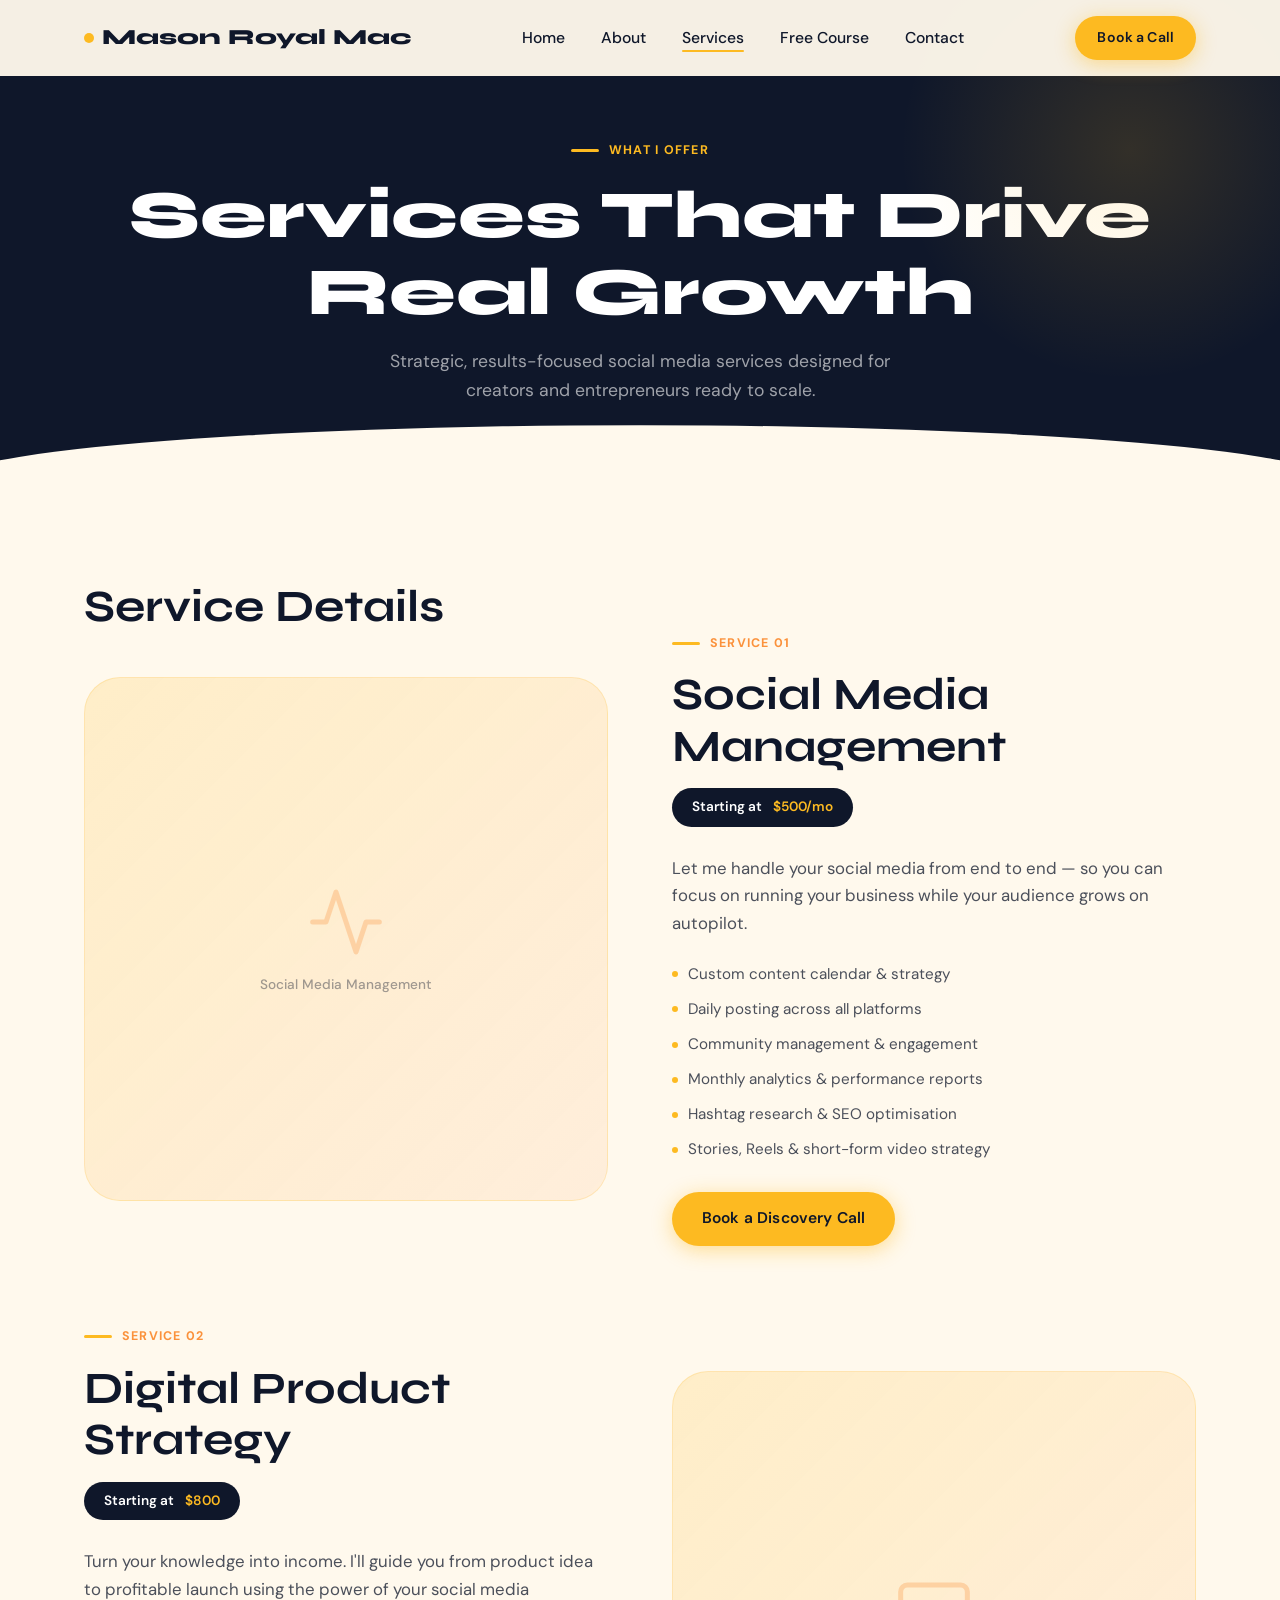
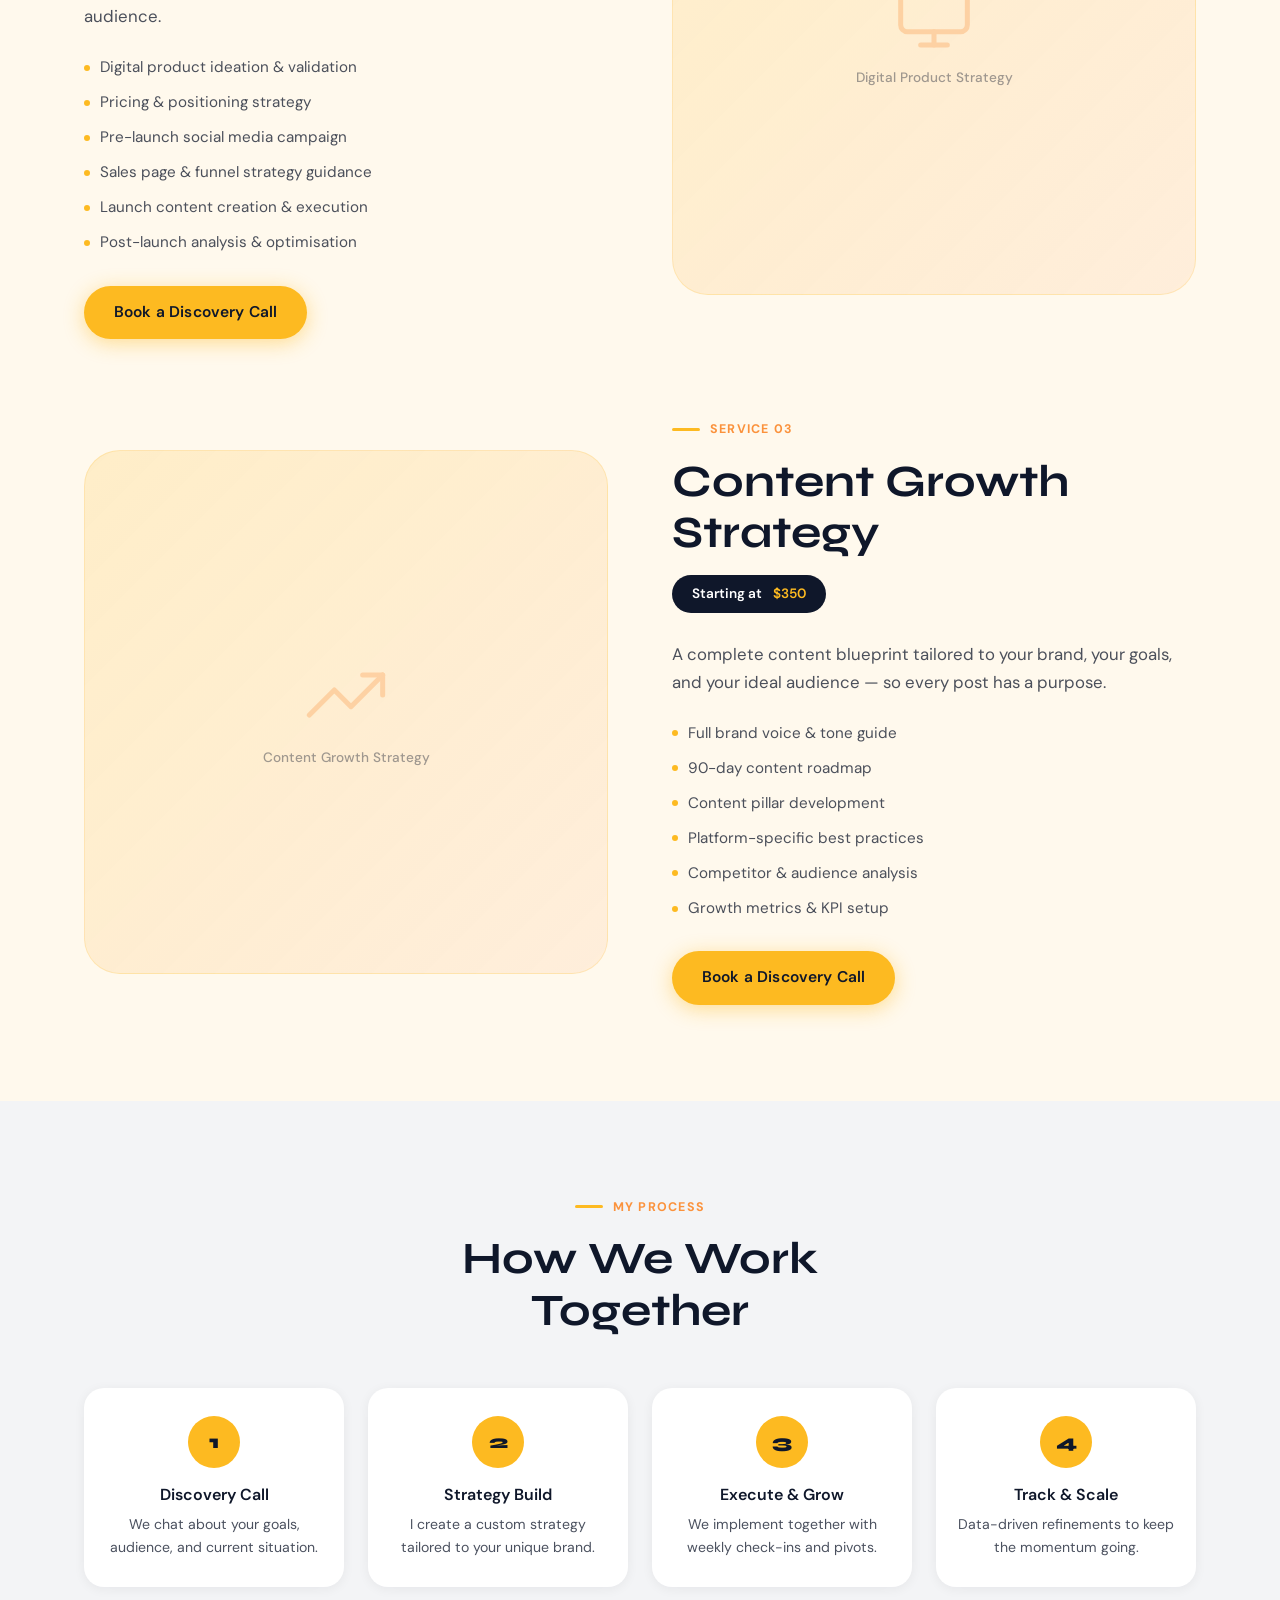
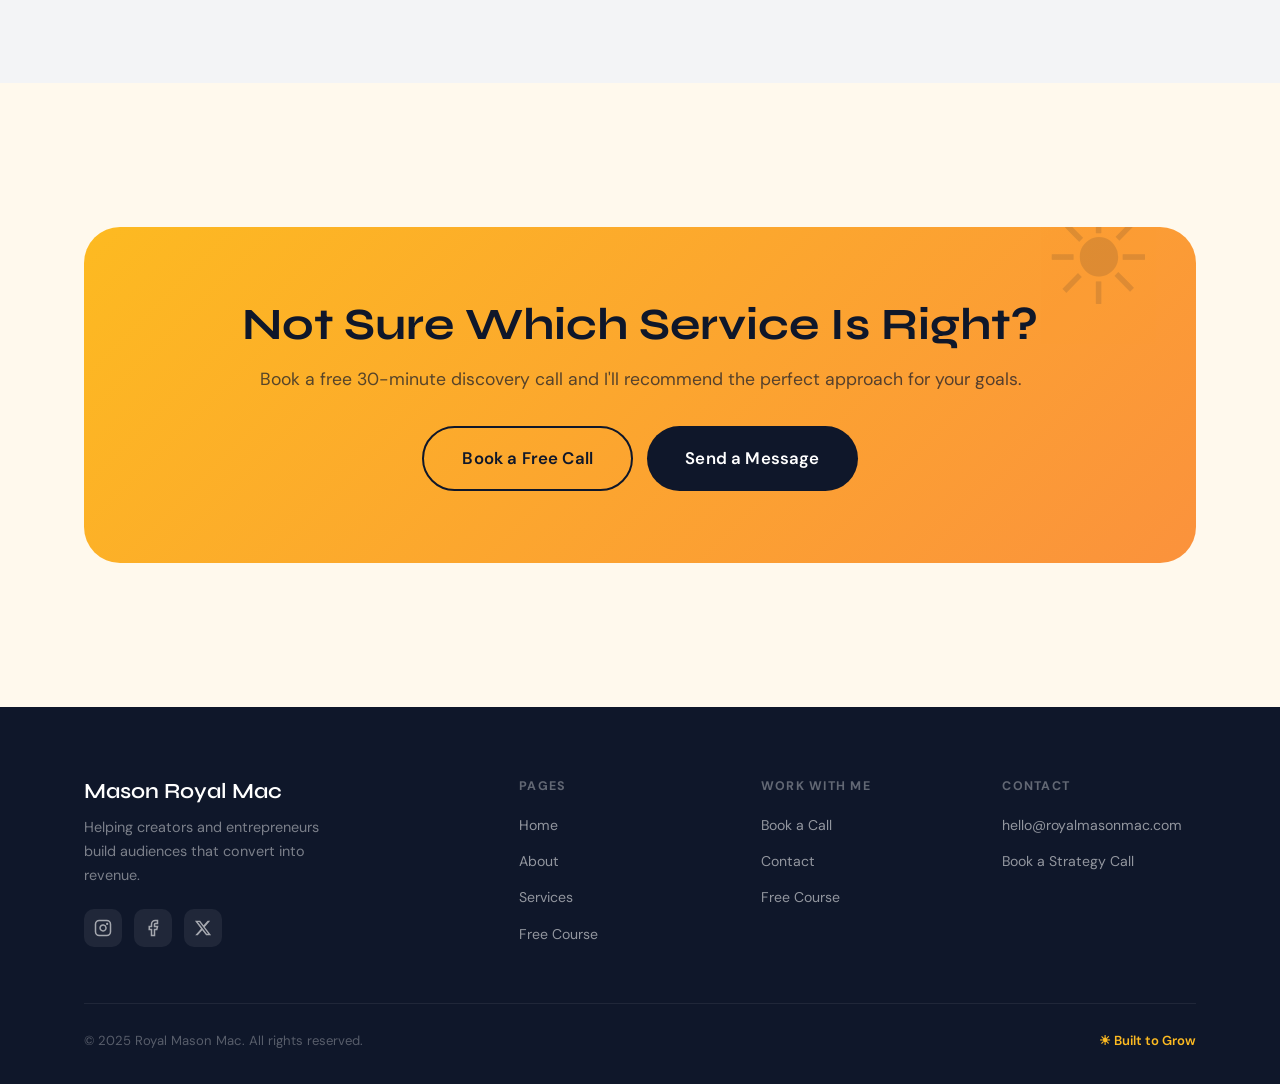
<file: services.html>
<!DOCTYPE html>
<html lang="en">
<head>
  <meta charset="UTF-8" />
  <meta name="viewport" content="width=device-width, initial-scale=1.0" />
  <title>Services — Mason Royal Mac</title>
  <meta name="description" content="Social media management, digital product strategy, and content growth services by Royal Mason Mac." />
  <link rel="stylesheet" href="css/style.css" />
  <link rel="preconnect" href="https://fonts.googleapis.com" />
  <link rel="preconnect" href="https://fonts.gstatic.com" crossorigin />
</head>
<body>

<!-- NAVBAR -->
<nav class="navbar" aria-label="Main navigation">
  <div class="container navbar__inner">
    <a href="index.html" class="navbar__logo"><span class="navbar__logo-dot"></span>Mason Royal Mac</a>
    <ul class="navbar__links" role="list">
      <li><a href="index.html">Home</a></li><li><a href="about.html">About</a></li>
      <li><a href="services.html">Services</a></li><li><a href="course.html">Free Course</a></li>
      <li><a href="contact.html">Contact</a></li>
    </ul>
    <div class="navbar__cta">
      <a href="book.html" class="btn btn-primary btn-sm btn-cta-nav">Book a Call</a>
      <button class="hamburger" aria-label="Open menu"><span></span><span></span><span></span></button>
    </div>
  </div>
</nav>
<div class="mobile-nav" role="dialog" aria-modal="true" aria-label="Mobile navigation">
  <a href="index.html">Home</a><a href="about.html">About</a><a href="services.html">Services</a>
  <a href="course.html">Free Course</a><a href="contact.html">Contact</a>
  <a href="book.html" class="btn btn-primary mobile-cta">Book a Call</a>
</div>

<!-- PAGE HERO -->
<section class="page-hero" aria-labelledby="services-hero-heading">
  <div class="page-hero__blob" aria-hidden="true"></div>
  <div class="container">
    <div class="section-label" aria-hidden="true"><span>What I Offer</span></div>
    <h1 id="services-hero-heading">Services That Drive Real Growth</h1>
    <p>Strategic, results-focused social media services designed for creators and entrepreneurs ready to scale.</p>
  </div>
</section>

<!-- SERVICES DETAIL -->
<section class="section" aria-labelledby="services-detail-heading">
  <div class="container">
    <h2 id="services-detail-heading" class="sr-only">Service Details</h2>
    <div class="services-full">

      <!-- Service 1 -->
      <div class="service-row fade-up">
        <div class="service-row__image" role="img" aria-label="Social Media Management illustration">
          <div class="service-row__image-inner">
            <svg viewBox="0 0 24 24" fill="none" stroke="currentColor" stroke-width="1.5" stroke-linecap="round" stroke-linejoin="round" aria-hidden="true"><path d="M22 12h-4l-3 9L9 3l-3 9H2"/></svg>
            <p>Social Media Management</p>
          </div>
        </div>
        <div class="service-row__content">
          <div class="section-label" aria-hidden="true"><span>Service 01</span></div>
          <h2>Social Media Management</h2>
          <div class="pricing-badge">
            Starting at <span>&nbsp;$500/mo</span>
          </div>
          <p>Let me handle your social media from end to end — so you can focus on running your business while your audience grows on autopilot.</p>
          <ul class="service-includes" aria-label="What's included">
            <li>Custom content calendar &amp; strategy</li>
            <li>Daily posting across all platforms</li>
            <li>Community management &amp; engagement</li>
            <li>Monthly analytics &amp; performance reports</li>
            <li>Hashtag research &amp; SEO optimisation</li>
            <li>Stories, Reels &amp; short-form video strategy</li>
          </ul>
          <a href="book.html" class="btn btn-primary">Book a Discovery Call</a>
        </div>
      </div>

      <!-- Service 2 -->
      <div class="service-row service-row--reversed fade-up">
        <div class="service-row__image" role="img" aria-label="Digital Product Strategy illustration">
          <div class="service-row__image-inner">
            <svg viewBox="0 0 24 24" fill="none" stroke="currentColor" stroke-width="1.5" stroke-linecap="round" stroke-linejoin="round" aria-hidden="true"><rect x="2" y="3" width="20" height="14" rx="2"/><line x1="8" y1="21" x2="16" y2="21"/><line x1="12" y1="17" x2="12" y2="21"/></svg>
            <p>Digital Product Strategy</p>
          </div>
        </div>
        <div class="service-row__content">
          <div class="section-label" aria-hidden="true"><span>Service 02</span></div>
          <h2>Digital Product Strategy</h2>
          <div class="pricing-badge">
            Starting at <span>&nbsp;$800</span>
          </div>
          <p>Turn your knowledge into income. I'll guide you from product idea to profitable launch using the power of your social media audience.</p>
          <ul class="service-includes" aria-label="What's included">
            <li>Digital product ideation &amp; validation</li>
            <li>Pricing &amp; positioning strategy</li>
            <li>Pre-launch social media campaign</li>
            <li>Sales page &amp; funnel strategy guidance</li>
            <li>Launch content creation &amp; execution</li>
            <li>Post-launch analysis &amp; optimisation</li>
          </ul>
          <a href="book.html" class="btn btn-primary">Book a Discovery Call</a>
        </div>
      </div>

      <!-- Service 3 -->
      <div class="service-row fade-up">
        <div class="service-row__image" role="img" aria-label="Content Growth Strategy illustration">
          <div class="service-row__image-inner">
            <svg viewBox="0 0 24 24" fill="none" stroke="currentColor" stroke-width="1.5" stroke-linecap="round" stroke-linejoin="round" aria-hidden="true"><polyline points="23 6 13.5 15.5 8.5 10.5 1 18"/><polyline points="17 6 23 6 23 12"/></svg>
            <p>Content Growth Strategy</p>
          </div>
        </div>
        <div class="service-row__content">
          <div class="section-label" aria-hidden="true"><span>Service 03</span></div>
          <h2>Content Growth Strategy</h2>
          <div class="pricing-badge">
            Starting at <span>&nbsp;$350</span>
          </div>
          <p>A complete content blueprint tailored to your brand, your goals, and your ideal audience — so every post has a purpose.</p>
          <ul class="service-includes" aria-label="What's included">
            <li>Full brand voice &amp; tone guide</li>
            <li>90-day content roadmap</li>
            <li>Content pillar development</li>
            <li>Platform-specific best practices</li>
            <li>Competitor &amp; audience analysis</li>
            <li>Growth metrics &amp; KPI setup</li>
          </ul>
          <a href="book.html" class="btn btn-primary">Book a Discovery Call</a>
        </div>
      </div>

    </div>
  </div>
</section>

<!-- HOW IT WORKS -->
<section class="section" style="background:var(--gray);" aria-labelledby="process-heading">
  <div class="container">
    <div style="text-align:center;max-width:560px;margin:0 auto 52px;">
      <div class="section-label" style="justify-content:center;" aria-hidden="true"><span>My Process</span></div>
      <h2 id="process-heading" class="fade-up">How We Work Together</h2>
    </div>
    <div style="display:grid;grid-template-columns:repeat(4,1fr);gap:24px;" role="list">
      <div class="fade-up" style="text-align:center;padding:28px 20px;background:white;border-radius:20px;box-shadow:0 2px 12px rgba(15,23,42,0.06);" role="listitem">
        <div style="width:52px;height:52px;border-radius:50%;background:var(--yellow);display:flex;align-items:center;justify-content:center;margin:0 auto 18px;font-family:var(--font-display);font-weight:800;font-size:1.2rem;color:var(--navy);" aria-hidden="true">1</div>
        <h3 style="font-size:1rem;margin-bottom:8px;">Discovery Call</h3>
        <p style="font-size:0.88rem;">We chat about your goals, audience, and current situation.</p>
      </div>
      <div class="fade-up" style="text-align:center;padding:28px 20px;background:white;border-radius:20px;box-shadow:0 2px 12px rgba(15,23,42,0.06);" role="listitem">
        <div style="width:52px;height:52px;border-radius:50%;background:var(--yellow);display:flex;align-items:center;justify-content:center;margin:0 auto 18px;font-family:var(--font-display);font-weight:800;font-size:1.2rem;color:var(--navy);" aria-hidden="true">2</div>
        <h3 style="font-size:1rem;margin-bottom:8px;">Strategy Build</h3>
        <p style="font-size:0.88rem;">I create a custom strategy tailored to your unique brand.</p>
      </div>
      <div class="fade-up" style="text-align:center;padding:28px 20px;background:white;border-radius:20px;box-shadow:0 2px 12px rgba(15,23,42,0.06);" role="listitem">
        <div style="width:52px;height:52px;border-radius:50%;background:var(--yellow);display:flex;align-items:center;justify-content:center;margin:0 auto 18px;font-family:var(--font-display);font-weight:800;font-size:1.2rem;color:var(--navy);" aria-hidden="true">3</div>
        <h3 style="font-size:1rem;margin-bottom:8px;">Execute &amp; Grow</h3>
        <p style="font-size:0.88rem;">We implement together with weekly check-ins and pivots.</p>
      </div>
      <div class="fade-up" style="text-align:center;padding:28px 20px;background:white;border-radius:20px;box-shadow:0 2px 12px rgba(15,23,42,0.06);" role="listitem">
        <div style="width:52px;height:52px;border-radius:50%;background:var(--yellow);display:flex;align-items:center;justify-content:center;margin:0 auto 18px;font-family:var(--font-display);font-weight:800;font-size:1.2rem;color:var(--navy);" aria-hidden="true">4</div>
        <h3 style="font-size:1rem;margin-bottom:8px;">Track &amp; Scale</h3>
        <p style="font-size:0.88rem;">Data-driven refinements to keep the momentum going.</p>
      </div>
    </div>
    <style>@media(max-width:640px){div[role="list"]{grid-template-columns:1fr 1fr!important;}}</style>
  </div>
</section>

<!-- CTA -->
<section class="section--sm" aria-labelledby="services-cta-heading">
  <div class="container">
    <div class="cta-banner">
      <h2 id="services-cta-heading">Not Sure Which Service Is Right?</h2>
      <p>Book a free 30-minute discovery call and I'll recommend the perfect approach for your goals.</p>
      <div class="cta-banner__btns">
        <a href="book.html" class="btn btn-secondary btn-lg">Book a Free Call</a>
        <a href="contact.html" class="btn btn-lg" style="background:var(--navy);color:white;">Send a Message</a>
      </div>
    </div>
  </div>
</section>

<!-- FOOTER -->
<footer class="footer" role="contentinfo">
  <div class="container">
    <div class="footer__grid">
      <div class="footer__brand"><h3>Mason Royal Mac</h3><p>Helping creators and entrepreneurs build audiences that convert into revenue.</p>
        <div class="footer__socials" aria-label="Social media links">
          <a href="#" class="footer__social-link" aria-label="Instagram"><svg width="18" height="18" viewBox="0 0 24 24" fill="none" stroke="currentColor" stroke-width="2" aria-hidden="true"><rect x="2" y="2" width="20" height="20" rx="5"/><path d="M16 11.37A4 4 0 1112.63 8 4 4 0 0116 11.37z"/><circle cx="17.5" cy="6.5" r="1.5" fill="currentColor" stroke="none"/></svg></a>
          <a href="#" class="footer__social-link" aria-label="Facebook"><svg width="18" height="18" viewBox="0 0 24 24" fill="none" stroke="currentColor" stroke-width="2" aria-hidden="true"><path d="M18 2h-3a5 5 0 00-5 5v3H7v4h3v8h4v-8h3l1-4h-4V7a1 1 0 011-1h3z"/></svg></a>
          <a href="#" class="footer__social-link" aria-label="Twitter/X"><svg width="18" height="18" viewBox="0 0 24 24" fill="currentColor" aria-hidden="true"><path d="M18.244 2.25h3.308l-7.227 8.26 8.502 11.24H16.17l-5.214-6.817L4.99 21.75H1.68l7.73-8.835L1.254 2.25H8.08l4.713 6.231zm-1.161 17.52h1.833L7.084 4.126H5.117z"/></svg></a>
        </div>
      </div>
      <div class="footer__col"><h4>Pages</h4><ul><li><a href="index.html">Home</a></li><li><a href="about.html">About</a></li><li><a href="services.html">Services</a></li><li><a href="course.html">Free Course</a></li></ul></div>
      <div class="footer__col"><h4>Work With Me</h4><ul><li><a href="book.html">Book a Call</a></li><li><a href="contact.html">Contact</a></li><li><a href="course.html">Free Course</a></li></ul></div>
      <div class="footer__col"><h4>Contact</h4><ul><li><a href="mailto:hello@royalmasonmac.com">hello@royalmasonmac.com</a></li><li><a href="book.html">Book a Strategy Call</a></li></ul></div>
    </div>
    <div class="footer__bottom">
      <p class="footer__copy">© 2025 Royal Mason Mac. All rights reserved.</p>
      <p class="footer__tagline">☀ Built to Grow</p>
    </div>
  </div>
</footer>

<script src="js/main.js"></script>
</body>
</html>
</file>
<file: css/style.css>
/* =============================================
   ROYAL MASON MAC — Global Styles
   ============================================= */

@import url('https://fonts.googleapis.com/css2?family=Playfair+Display:ital,wght@0,700;0,900;1,700&family=DM+Sans:wght@300;400;500;600&family=Syne:wght@700;800&display=swap');

/* ─── CSS Variables ─── */
:root {
  --yellow:    #FDBA21;
  --orange:    #FB923C;
  --navy:      #0F172A;
  --cream:     #FFF9ED;
  --gray:      #F3F4F6;
  --navy-80:   rgba(15,23,42,0.08);
  --yellow-20: rgba(253,186,33,0.18);

  --font-display: 'Syne', sans-serif;
  --font-serif:   'Playfair Display', serif;
  --font-body:    'DM Sans', sans-serif;

  --radius-sm:  10px;
  --radius-md:  20px;
  --radius-lg:  36px;
  --shadow-sm:  0 2px 12px rgba(15,23,42,0.07);
  --shadow-md:  0 8px 32px rgba(15,23,42,0.10);
  --shadow-lg:  0 20px 60px rgba(15,23,42,0.14);

  --nav-h: 76px;
  --max-w: 1160px;
}

/* ─── Reset ─── */
*, *::before, *::after { box-sizing: border-box; margin: 0; padding: 0; }
html { scroll-behavior: smooth; font-size: 16px; }
body {
  font-family: var(--font-body);
  background: var(--cream);
  color: var(--navy);
  line-height: 1.65;
  -webkit-font-smoothing: antialiased;
  overflow-x: hidden;
}
img { max-width: 100%; display: block; }
a { text-decoration: none; color: inherit; }

/* ─── Typography ─── */
h1, h2, h3, h4 { line-height: 1.15; }
h1 { font-family: var(--font-display); font-size: clamp(2.4rem, 5.5vw, 4.2rem); font-weight: 800; }
h2 { font-family: var(--font-display); font-size: clamp(1.9rem, 3.5vw, 3rem); font-weight: 700; }
h3 { font-family: var(--font-body); font-size: 1.3rem; font-weight: 600; }
p  { font-size: 1.05rem; color: rgba(15,23,42,0.75); }

/* ─── Layout Helpers ─── */
.container { max-width: var(--max-w); margin: 0 auto; padding: 0 24px; }
.section    { padding: 96px 0; }
.section--sm { padding: 64px 0; }

/* ─── Buttons ─── */
.btn {
  display: inline-flex; align-items: center; gap: 8px;
  padding: 14px 30px; border-radius: 50px; font-family: var(--font-body);
  font-weight: 600; font-size: 0.97rem; cursor: pointer;
  transition: all 0.25s cubic-bezier(0.34, 1.56, 0.64, 1);
  border: none; letter-spacing: 0.01em;
}
.btn-primary {
  background: var(--yellow); color: var(--navy);
  box-shadow: 0 4px 20px rgba(253,186,33,0.45);
}
.btn-primary:hover {
  transform: translateY(-3px) scale(1.03);
  box-shadow: 0 8px 32px rgba(253,186,33,0.60);
  background: #fdc015;
}
.btn-secondary {
  background: transparent; color: var(--navy);
  border: 2px solid var(--navy);
}
.btn-secondary:hover {
  background: var(--navy); color: var(--cream);
  transform: translateY(-2px);
}
.btn-outline-light {
  background: transparent; color: #fff;
  border: 2px solid rgba(255,255,255,0.55);
}
.btn-outline-light:hover {
  background: rgba(255,255,255,0.15);
  border-color: #fff;
}
.btn-lg { padding: 17px 38px; font-size: 1.05rem; }
.btn-sm { padding: 10px 22px; font-size: 0.88rem; }

/* ─── Tag / Badge ─── */
.tag {
  display: inline-block; padding: 5px 16px; border-radius: 50px;
  font-size: 0.78rem; font-weight: 600; letter-spacing: 0.06em; text-transform: uppercase;
}
.tag--yellow { background: var(--yellow-20); color: #b97d00; }
.tag--navy   { background: rgba(15,23,42,0.07); color: var(--navy); }

/* ─── Section Label ─── */
.section-label {
  display: flex; align-items: center; gap: 10px; margin-bottom: 16px;
}
.section-label span {
  font-size: 0.78rem; font-weight: 700; letter-spacing: 0.1em;
  text-transform: uppercase; color: var(--orange);
}
.section-label::before {
  content: ''; display: block; width: 28px; height: 3px;
  background: var(--yellow); border-radius: 2px;
}

/* =============================================
   NAVBAR
   ============================================= */
.navbar {
  position: fixed; top: 0; left: 0; right: 0; z-index: 900;
  height: var(--nav-h);
  background: rgba(255,249,237,0.96);
  transition: background 0.3s, box-shadow 0.3s;
}
.navbar.scrolled {
  backdrop-filter: blur(12px);
  -webkit-backdrop-filter: blur(12px);
  box-shadow: 0 2px 20px rgba(15,23,42,0.08);
}
.navbar__inner {
  display: flex; align-items: center; justify-content: space-between;
  height: 100%;
}
.navbar__logo {
  font-family: var(--font-display);
  font-size: 1.35rem; font-weight: 800; color: var(--navy);
  display: flex; align-items: center; gap: 8px;
}
.navbar__logo-dot {
  width: 10px; height: 10px; border-radius: 50%;
  background: var(--yellow); display: inline-block;
}
.navbar__links {
  display: flex; align-items: center; gap: 36px; list-style: none;
}
.navbar__links a {
  font-size: 0.98rem; font-weight: 500; color: var(--navy);
  transition: color 0.2s; position: relative;
}
.navbar__links a::after {
  content: ''; position: absolute; bottom: -4px; left: 0; right: 0;
  height: 2px; background: var(--yellow); border-radius: 2px;
  transform: scaleX(0); transition: transform 0.25s;
}
.navbar__links a:hover::after,
.navbar__links a.active::after { transform: scaleX(1); }
.navbar__links a:hover, .navbar__links a.active { color: var(--navy); }
.navbar__cta { display: flex; align-items: center; gap: 12px; }

/* Hamburger */
.hamburger {
  display: none; flex-direction: column; gap: 5px;
  cursor: pointer; padding: 4px; background: none; border: none;
}
.hamburger span {
  display: block; width: 26px; height: 2.5px; background: var(--navy);
  border-radius: 3px; transition: all 0.3s cubic-bezier(0.34, 1.56, 0.64, 1);
  transform-origin: center;
}
.hamburger.open span:nth-child(1) { transform: translateY(7.5px) rotate(45deg); }
.hamburger.open span:nth-child(2) { opacity: 0; transform: scaleX(0); }
.hamburger.open span:nth-child(3) { transform: translateY(-7.5px) rotate(-45deg); }

/* Mobile Overlay */
.mobile-nav {
  position: fixed; inset: 0; z-index: 800;
  background: var(--navy);
  display: flex; flex-direction: column; align-items: center; justify-content: center;
  gap: 36px;
  transform: translateX(100%); transition: transform 0.4s cubic-bezier(0.77, 0, 0.175, 1);
}
.mobile-nav.open { transform: translateX(0); }
.mobile-nav a {
  font-family: var(--font-display); font-size: clamp(1.3rem, 5vw, 1.6rem); font-weight: 800;
  color: rgba(255,255,255,0.75); letter-spacing: -0.01em;
  transition: color 0.2s;
}
.mobile-nav a:hover { color: var(--yellow); }
.mobile-nav .mobile-cta { margin-top: 8px; }

/* =============================================
   HERO (Home)
   ============================================= */
.hero {
  min-height: 100svh; display: flex; align-items: center;
  position: relative; overflow: hidden;
  background: var(--cream);
  padding-top: var(--nav-h);
}
.hero__bg {
  position: absolute; inset: 0; z-index: 0; pointer-events: none;
}
.hero__blob-1 {
  position: absolute; top: -80px; right: -120px;
  width: 620px; height: 620px; border-radius: 50%;
  background: radial-gradient(circle, rgba(253,186,33,0.28) 0%, transparent 70%);
  animation: float 8s ease-in-out infinite;
}
.hero__blob-2 {
  position: absolute; bottom: -60px; left: -80px;
  width: 440px; height: 440px; border-radius: 50%;
  background: radial-gradient(circle, rgba(251,146,60,0.18) 0%, transparent 70%);
  animation: float 10s ease-in-out infinite reverse;
}
.hero__grid {
  display: grid; grid-template-columns: 1fr 1fr; align-items: center; gap: 64px;
  position: relative; z-index: 1; padding: 80px 0;
}
.hero__tag { margin-bottom: 24px; }
.hero__title { margin-bottom: 22px; }
.hero__title em {
  font-style: italic; font-family: var(--font-serif);
  color: var(--orange);
}
.hero__sub {
  font-size: 1.15rem; max-width: 480px; margin-bottom: 38px;
  color: rgba(15,23,42,0.68);
}
.hero__btns { display: flex; gap: 14px; flex-wrap: wrap; }
.hero__image-wrap {
  position: relative; display: flex; justify-content: flex-end;
}
.hero__image-card {
  background: var(--yellow);
  border-radius: var(--radius-lg); overflow: hidden;
  width: 100%; max-width: 440px; aspect-ratio: 4/5;
  position: relative;
  box-shadow: var(--shadow-lg);
  transform: rotate(2deg);
  transition: transform 0.4s;
}
.hero__image-card:hover { transform: rotate(0deg) scale(1.01); }
.hero__placeholder {
  width: 100%; height: 100%;
  display: flex; flex-direction: column; align-items: center; justify-content: center; gap: 12px;
  background: linear-gradient(135deg, var(--yellow) 0%, var(--orange) 100%);
}
.hero__placeholder svg { opacity: 0.35; }
.hero__placeholder p { font-weight: 600; font-size: 0.85rem; color: rgba(15,23,42,0.55); }
.hero__badge {
  position: absolute; bottom: 24px; left: -24px;
  background: white; border-radius: var(--radius-md); padding: 14px 18px;
  box-shadow: var(--shadow-md); display: flex; align-items: center; gap: 10px;
  animation: float 4s ease-in-out infinite;
}
.hero__badge-icon { font-size: 1.5rem; }
.hero__badge p { font-size: 0.78rem; font-weight: 600; color: var(--navy); margin: 0; }
.hero__badge span { font-size: 0.72rem; color: rgba(15,23,42,0.5); display: block; font-weight: 400; }

/* ─── Social Proof Bar ─── */
.social-proof {
  background: var(--navy); padding: 22px 0;
}
.social-proof__inner {
  display: flex; align-items: center; justify-content: center;
  gap: 48px; flex-wrap: wrap;
}
.social-proof__item {
  display: flex; flex-direction: column; align-items: center;
}
.social-proof__num {
  font-family: var(--font-display); font-size: 1.9rem; font-weight: 800;
  color: var(--yellow); line-height: 1;
}
.social-proof__label { font-size: 0.78rem; color: rgba(255,255,255,0.55); margin-top: 2px; }

/* ─── Services Section (Home Preview) ─── */
.services-grid {
  display: grid; grid-template-columns: repeat(3, 1fr); gap: 28px; margin-top: 56px;
}
.service-card {
  background: white; border-radius: var(--radius-md); padding: 36px 30px;
  box-shadow: var(--shadow-sm); border: 1.5px solid transparent;
  transition: all 0.3s cubic-bezier(0.34, 1.56, 0.64, 1);
  position: relative; overflow: hidden;
}
.service-card::before {
  content: ''; position: absolute; top: 0; left: 0; right: 0;
  height: 4px; background: linear-gradient(90deg, var(--yellow), var(--orange));
  transform: scaleX(0); transition: transform 0.3s; transform-origin: left;
}
.service-card:hover {
  transform: translateY(-8px);
  box-shadow: var(--shadow-lg);
  border-color: var(--yellow-20);
}
.service-card:hover::before { transform: scaleX(1); }
.service-card__icon {
  width: 56px; height: 56px; border-radius: var(--radius-sm);
  background: var(--yellow-20); display: flex; align-items: center; justify-content: center;
  margin-bottom: 22px;
}
.service-card__icon svg { width: 28px; height: 28px; color: var(--orange); }
.service-card h3 { margin-bottom: 10px; font-size: 1.2rem; }
.service-card p { font-size: 0.93rem; }

/* ─── Course Section ─── */
.course-section {
  background: var(--navy); position: relative; overflow: hidden;
}
.course-section__bg-dot {
  position: absolute; width: 500px; height: 500px; border-radius: 50%;
  background: radial-gradient(circle, rgba(253,186,33,0.12) 0%, transparent 65%);
  top: -100px; right: -100px; pointer-events: none;
}
.course-grid {
  display: grid; grid-template-columns: 1fr 1fr; gap: 72px; align-items: center;
}
.course-grid .section-label span { color: var(--yellow); }
.course-title { font-family: var(--font-display); color: white; margin-bottom: 18px; }
.course-title em { font-style: italic; font-family: var(--font-serif); color: var(--yellow); }
.course-desc { color: rgba(255,255,255,0.65); margin-bottom: 32px; font-size: 1.05rem; }
.course-bullets { list-style: none; margin-bottom: 36px; display: flex; flex-direction: column; gap: 12px; }
.course-bullets li {
  display: flex; align-items: center; gap: 12px;
  color: rgba(255,255,255,0.8); font-size: 0.97rem;
}
.course-bullets li::before {
  content: ''; flex-shrink: 0; width: 20px; height: 20px; border-radius: 50%;
  background: var(--yellow-20); border: 2px solid var(--yellow);
  background-image: url("data:image/svg+xml,%3Csvg xmlns='http://www.w3.org/2000/svg' viewBox='0 0 20 20' fill='%23FDBA21'%3E%3Cpath fill-rule='evenodd' d='M16.707 5.293a1 1 0 010 1.414l-8 8a1 1 0 01-1.414 0l-4-4a1 1 0 011.414-1.414L8 12.586l7.293-7.293a1 1 0 011.414 0z'/%3E%3C/svg%3E");
  background-size: 13px; background-repeat: no-repeat; background-position: center;
}
.course-mockup {
  background: rgba(255,255,255,0.05); border: 1.5px solid rgba(255,255,255,0.12);
  border-radius: var(--radius-md); aspect-ratio: 4/3;
  display: flex; flex-direction: column; align-items: center; justify-content: center; gap: 12px;
  box-shadow: 0 24px 64px rgba(0,0,0,0.35);
}
.course-mockup svg { opacity: 0.3; }
.course-mockup p { color: rgba(255,255,255,0.3); font-size: 0.85rem; font-weight: 500; }

/* ─── Testimonial ─── */
.testimonial-section { background: var(--gray); }
.testimonials-grid {
  display: grid; grid-template-columns: repeat(3, 1fr); gap: 24px; margin-top: 52px;
}
.testimonial-card {
  background: white; border-radius: var(--radius-md); padding: 30px;
  box-shadow: var(--shadow-sm); transition: transform 0.3s;
}
.testimonial-card:hover { transform: translateY(-5px); }
.stars { color: var(--yellow); font-size: 1rem; margin-bottom: 14px; letter-spacing: 2px; }
.testimonial-card p { font-size: 0.95rem; margin-bottom: 20px; }
.testimonial-author { display: flex; align-items: center; gap: 12px; }
.testimonial-avatar {
  width: 40px; height: 40px; border-radius: 50%;
  background: linear-gradient(135deg, var(--yellow), var(--orange));
  display: flex; align-items: center; justify-content: center;
  font-weight: 700; font-size: 0.85rem; color: var(--navy);
}
.testimonial-name { font-weight: 600; font-size: 0.9rem; }
.testimonial-role { font-size: 0.78rem; color: rgba(15,23,42,0.5); }

/* ─── CTA Banner ─── */
.cta-banner {
  background: linear-gradient(135deg, var(--yellow) 0%, var(--orange) 100%);
  border-radius: var(--radius-lg); padding: 72px 64px;
  text-align: center; margin: 80px 0;
  position: relative; overflow: hidden;
}
.cta-banner::before {
  content: '☀'; position: absolute; top: -30px; right: 40px;
  font-size: 8rem; opacity: 0.12; line-height: 1; pointer-events: none;
}
.cta-banner h2 { color: var(--navy); margin-bottom: 14px; }
.cta-banner p { color: rgba(15,23,42,0.7); font-size: 1.1rem; margin-bottom: 32px; }
.cta-banner__btns { display: flex; gap: 14px; justify-content: center; flex-wrap: wrap; }

/* ─── Page Hero (inner pages) ─── */
.page-hero {
  background: var(--navy); padding: 140px 0 80px;
  position: relative; overflow: hidden; text-align: center;
}
.page-hero::after {
  content: ''; position: absolute; bottom: 0; left: 0; right: 0;
  height: 60px; background: var(--cream);
  clip-path: ellipse(55% 100% at 50% 100%);
}
.page-hero .section-label { justify-content: center; }
.page-hero .section-label span { color: var(--yellow); }
.page-hero h1 { color: white; margin-bottom: 16px; }
.page-hero p { color: rgba(255,255,255,0.6); font-size: 1.1rem; max-width: 560px; margin: 0 auto; }
.page-hero__blob {
  position: absolute; top: -100px; right: -100px;
  width: 500px; height: 500px; border-radius: 50%;
  background: radial-gradient(circle, rgba(253,186,33,0.15) 0%, transparent 65%);
  pointer-events: none;
}

/* ─── About Page ─── */
.about-grid {
  display: grid; grid-template-columns: 1fr 1fr; gap: 72px; align-items: center;
}
.about-image-wrap { position: relative; }
.about-image-card {
  background: var(--yellow); border-radius: var(--radius-lg);
  aspect-ratio: 3/4; overflow: hidden; position: relative;
  box-shadow: var(--shadow-lg);
}
.about-image-placeholder {
  width: 100%; height: 100%;
  display: flex; flex-direction: column; align-items: center; justify-content: center; gap: 14px;
  background: linear-gradient(135deg, var(--yellow) 0%, var(--orange) 100%);
}
.about-image-placeholder p { font-weight: 600; color: rgba(15,23,42,0.5); font-size: 0.85rem; }
.about-stats {
  position: absolute; bottom: -20px; right: -20px;
  background: white; border-radius: var(--radius-md); padding: 20px 24px;
  box-shadow: var(--shadow-md); display: flex; gap: 28px;
}
.about-stats__item { text-align: center; }
.about-stats__num { font-family: var(--font-display); font-size: 1.6rem; font-weight: 800; color: var(--navy); }
.about-stats__label { font-size: 0.72rem; color: rgba(15,23,42,0.5); font-weight: 500; }

.about-content h2 { margin-bottom: 18px; }
.about-content p { margin-bottom: 18px; }
.skills-list {
  display: flex; flex-wrap: wrap; gap: 10px; margin-top: 28px;
}
.skill-tag {
  padding: 8px 18px; border-radius: 50px; font-size: 0.83rem; font-weight: 600;
  background: var(--yellow-20); color: #8a5c00; border: 1.5px solid rgba(253,186,33,0.35);
}

/* ─── Mission Cards ─── */
.mission-cards { display: grid; grid-template-columns: repeat(3, 1fr); gap: 22px; margin-top: 52px; }
.mission-card {
  background: white; border-radius: var(--radius-md); padding: 30px;
  box-shadow: var(--shadow-sm); text-align: center;
  border-top: 4px solid var(--yellow);
}
.mission-card__icon { font-size: 2.2rem; margin-bottom: 14px; }
.mission-card h3 { margin-bottom: 8px; font-size: 1.05rem; }
.mission-card p { font-size: 0.9rem; }

/* ─── Services Page ─── */
.services-full { display: flex; flex-direction: column; gap: 80px; }
.service-row {
  display: grid; grid-template-columns: 1fr 1fr; gap: 64px; align-items: center;
}
.service-row--reversed { direction: rtl; }
.service-row--reversed > * { direction: ltr; }
.service-row__image {
  background: linear-gradient(135deg, var(--yellow-20) 0%, rgba(251,146,60,0.1) 100%);
  border-radius: var(--radius-lg); aspect-ratio: 1; overflow: hidden;
  display: flex; align-items: center; justify-content: center;
  border: 1.5px solid rgba(253,186,33,0.2);
}
.service-row__image-inner {
  display: flex; flex-direction: column; align-items: center; justify-content: center; gap: 12px;
  padding: 40px;
}
.service-row__image-inner svg { width: 80px; height: 80px; opacity: 0.3; color: var(--orange); }
.service-row__image-inner p { font-size: 0.85rem; font-weight: 500; color: rgba(15,23,42,0.4); text-align: center; }
.service-row__content h2 { margin-bottom: 16px; }
.service-row__content p { margin-bottom: 24px; }
.service-includes { list-style: none; display: flex; flex-direction: column; gap: 10px; margin-bottom: 30px; }
.service-includes li { display: flex; align-items: center; gap: 10px; font-size: 0.95rem; color: rgba(15,23,42,0.75); }
.service-includes li::before {
  content: ''; flex-shrink: 0; width: 6px; height: 6px; border-radius: 50%; background: var(--yellow);
}
.pricing-badge {
  display: inline-flex; align-items: center; gap: 8px;
  background: var(--navy); color: white; border-radius: 50px;
  padding: 8px 20px; font-size: 0.85rem; font-weight: 600; margin-bottom: 28px;
}
.pricing-badge span { color: var(--yellow); }

/* ─── Course Page ─── */
.course-hero-full { background: var(--navy); padding: 140px 0 100px; position: relative; overflow: hidden; }
.course-hero-full__blob { position: absolute; top: -100px; right: -120px; width: 600px; height: 600px; border-radius: 50%; background: radial-gradient(circle, rgba(253,186,33,0.14) 0%, transparent 65%); pointer-events: none; }
.course-hero-full__blob2 { position: absolute; bottom: -80px; left: -80px; width: 400px; height: 400px; border-radius: 50%; background: radial-gradient(circle, rgba(251,146,60,0.1) 0%, transparent 65%); pointer-events: none; }
.course-hero-content { text-align: center; position: relative; z-index: 1; }
.course-hero-content h1 { color: white; margin-bottom: 18px; }
.course-hero-content .course-hero-em { font-style: italic; font-family: var(--font-serif); color: var(--yellow); }
.course-hero-content p { color: rgba(255,255,255,0.65); font-size: 1.1rem; max-width: 580px; margin: 0 auto 36px; }
.course-hero-content .btn-group { display: flex; gap: 14px; justify-content: center; flex-wrap: wrap; }

.course-modules { margin-top: 56px; display: flex; flex-direction: column; gap: 14px; }
.module-card {
  background: white; border-radius: var(--radius-md); padding: 22px 26px;
  box-shadow: var(--shadow-sm); display: flex; align-items: center; gap: 20px;
  transition: all 0.25s;
}
.module-card:hover { transform: translateX(8px); box-shadow: var(--shadow-md); }
.module-num {
  width: 44px; height: 44px; border-radius: 12px; flex-shrink: 0;
  background: var(--yellow-20); color: #8a5c00; font-weight: 800; font-size: 1rem;
  display: flex; align-items: center; justify-content: center;
}
.module-card h4 { font-size: 1rem; margin-bottom: 3px; }
.module-card p { font-size: 0.85rem; }

/* ─── Contact Page ─── */
.contact-grid { display: grid; grid-template-columns: 1fr 1.6fr; gap: 64px; align-items: start; }
.contact-info { padding-right: 0; }
.contact-info h2 { margin-bottom: 16px; }
.contact-info p { margin-bottom: 28px; }
.contact-detail { display: flex; align-items: flex-start; gap: 14px; margin-bottom: 22px; }
.contact-detail__icon {
  width: 46px; height: 46px; border-radius: var(--radius-sm); flex-shrink: 0;
  background: var(--yellow-20); display: flex; align-items: center; justify-content: center;
}
.contact-detail__icon svg { width: 22px; height: 22px; color: var(--orange); }
.contact-detail strong { display: block; font-size: 0.9rem; margin-bottom: 2px; }
.contact-detail span { font-size: 0.85rem; color: rgba(15,23,42,0.55); }

.contact-form { background: white; border-radius: var(--radius-lg); padding: 46px 40px; box-shadow: var(--shadow-md); }
.form-group { margin-bottom: 22px; }
.form-group label { display: block; font-size: 0.85rem; font-weight: 600; margin-bottom: 7px; color: var(--navy); }
.form-group input,
.form-group textarea,
.form-group select {
  width: 100%; padding: 13px 16px; border-radius: var(--radius-sm);
  border: 1.5px solid #E5E7EB; background: var(--gray); font-family: var(--font-body);
  font-size: 0.95rem; color: var(--navy); transition: border-color 0.2s, box-shadow 0.2s;
  outline: none;
}
.form-group input:focus,
.form-group textarea:focus,
.form-group select:focus {
  border-color: var(--yellow); box-shadow: 0 0 0 4px rgba(253,186,33,0.15);
  background: white;
}
.form-group input.error,
.form-group textarea.error { border-color: #ef4444; box-shadow: 0 0 0 4px rgba(239,68,68,0.1); }
.form-group textarea { min-height: 130px; resize: vertical; }
.form-msg { display: none; padding: 14px 18px; border-radius: var(--radius-sm); margin-top: 16px; font-size: 0.9rem; font-weight: 500; }
.form-msg.success { display: block; background: #ecfdf5; color: #065f46; border: 1px solid #a7f3d0; }
.form-msg.error { display: block; background: #fef2f2; color: #991b1b; border: 1px solid #fca5a5; }
.field-error { font-size: 0.78rem; color: #ef4444; margin-top: 4px; display: none; }
.field-error.show { display: block; }

/* ─── Book Page / Calendly ─── */
.book-grid { display: grid; grid-template-columns: 1fr 1.8fr; gap: 52px; align-items: start; }
.book-info h2 { margin-bottom: 14px; }
.book-info > p { margin-bottom: 28px; }
.book-detail { display: flex; align-items: center; gap: 12px; margin-bottom: 16px; }
.book-detail svg { width: 20px; height: 20px; flex-shrink: 0; color: var(--orange); }
.book-detail p { font-size: 0.95rem; }
.book-detail strong { font-weight: 600; }
.calendly-wrap {
  background: white; border-radius: var(--radius-lg); overflow: hidden;
  box-shadow: var(--shadow-md); min-height: 700px;
}
.calendly-inline-widget { min-width: 320px; height: 700px; }

/* ─── Footer ─── */
.footer { background: var(--navy); padding: 72px 0 32px; }
.footer__grid { display: grid; grid-template-columns: 2fr 1fr 1fr 1fr; gap: 48px; margin-bottom: 56px; }
.footer__brand h3 { font-family: var(--font-display); font-size: 1.35rem; color: white; margin-bottom: 12px; }
.footer__brand p { color: rgba(255,255,255,0.45); font-size: 0.9rem; max-width: 260px; margin-bottom: 22px; }
.footer__socials { display: flex; gap: 12px; }
.footer__social-link {
  width: 38px; height: 38px; border-radius: 10px; display: flex; align-items: center; justify-content: center;
  background: rgba(255,255,255,0.07); color: rgba(255,255,255,0.6); transition: all 0.2s;
}
.footer__social-link:hover { background: var(--yellow); color: var(--navy); }
.footer__col h4 { font-size: 0.78rem; font-weight: 700; letter-spacing: 0.1em; text-transform: uppercase; color: rgba(255,255,255,0.35); margin-bottom: 18px; }
.footer__col ul { list-style: none; display: flex; flex-direction: column; gap: 10px; }
.footer__col ul li a { font-size: 0.88rem; color: rgba(255,255,255,0.55); transition: color 0.2s; }
.footer__col ul li a:hover { color: var(--yellow); }
.footer__bottom { border-top: 1px solid rgba(255,255,255,0.07); padding-top: 26px; display: flex; align-items: center; justify-content: space-between; flex-wrap: wrap; gap: 12px; }
.footer__copy { font-size: 0.82rem; color: rgba(255,255,255,0.3); }
.footer__tagline { font-size: 0.82rem; color: var(--yellow); font-weight: 600; }

/* ─── Animations ─── */
@keyframes float {
  0%, 100% { transform: translateY(0); }
  50%       { transform: translateY(-18px); }
}
@keyframes fadeUp {
  from { opacity: 0; transform: translateY(30px); }
  to   { opacity: 1; transform: translateY(0); }
}
.fade-up {
  opacity: 0; transform: translateY(30px);
  transition: opacity 0.6s ease, transform 0.6s ease;
}
.fade-up.visible { opacity: 1; transform: translateY(0); }

/* ─── Responsive ─── */
@media (max-width: 960px) {
  .hero__grid, .course-grid, .about-grid, .service-row, .contact-grid, .book-grid { grid-template-columns: 1fr; }
  .hero__image-wrap { justify-content: center; }
  .hero__image-card { max-width: 340px; transform: none; }
  .hero__badge { left: 0; }
  .services-grid, .testimonials-grid, .mission-cards { grid-template-columns: repeat(2, 1fr); }
  .footer__grid { grid-template-columns: 1fr 1fr; }
  .service-row--reversed { direction: ltr; }
  .about-stats { bottom: 10px; right: 10px; }
}
@media (max-width: 640px) {
  :root { --nav-h: 64px; }
  .navbar__links, .navbar__cta a{ display: none; }
  .hamburger { display: flex; }
  .services-grid, .testimonials-grid, .mission-cards { grid-template-columns: 1fr; }
  .footer__grid { grid-template-columns: 1fr; }
  .cta-banner { padding: 46px 28px; }
  .contact-form { padding: 30px 22px; }
  .hero__btns { flex-direction: column; align-items: flex-start; }
  .course-hero-content .btn-group { flex-direction: column; align-items: center; }
}
</file>
